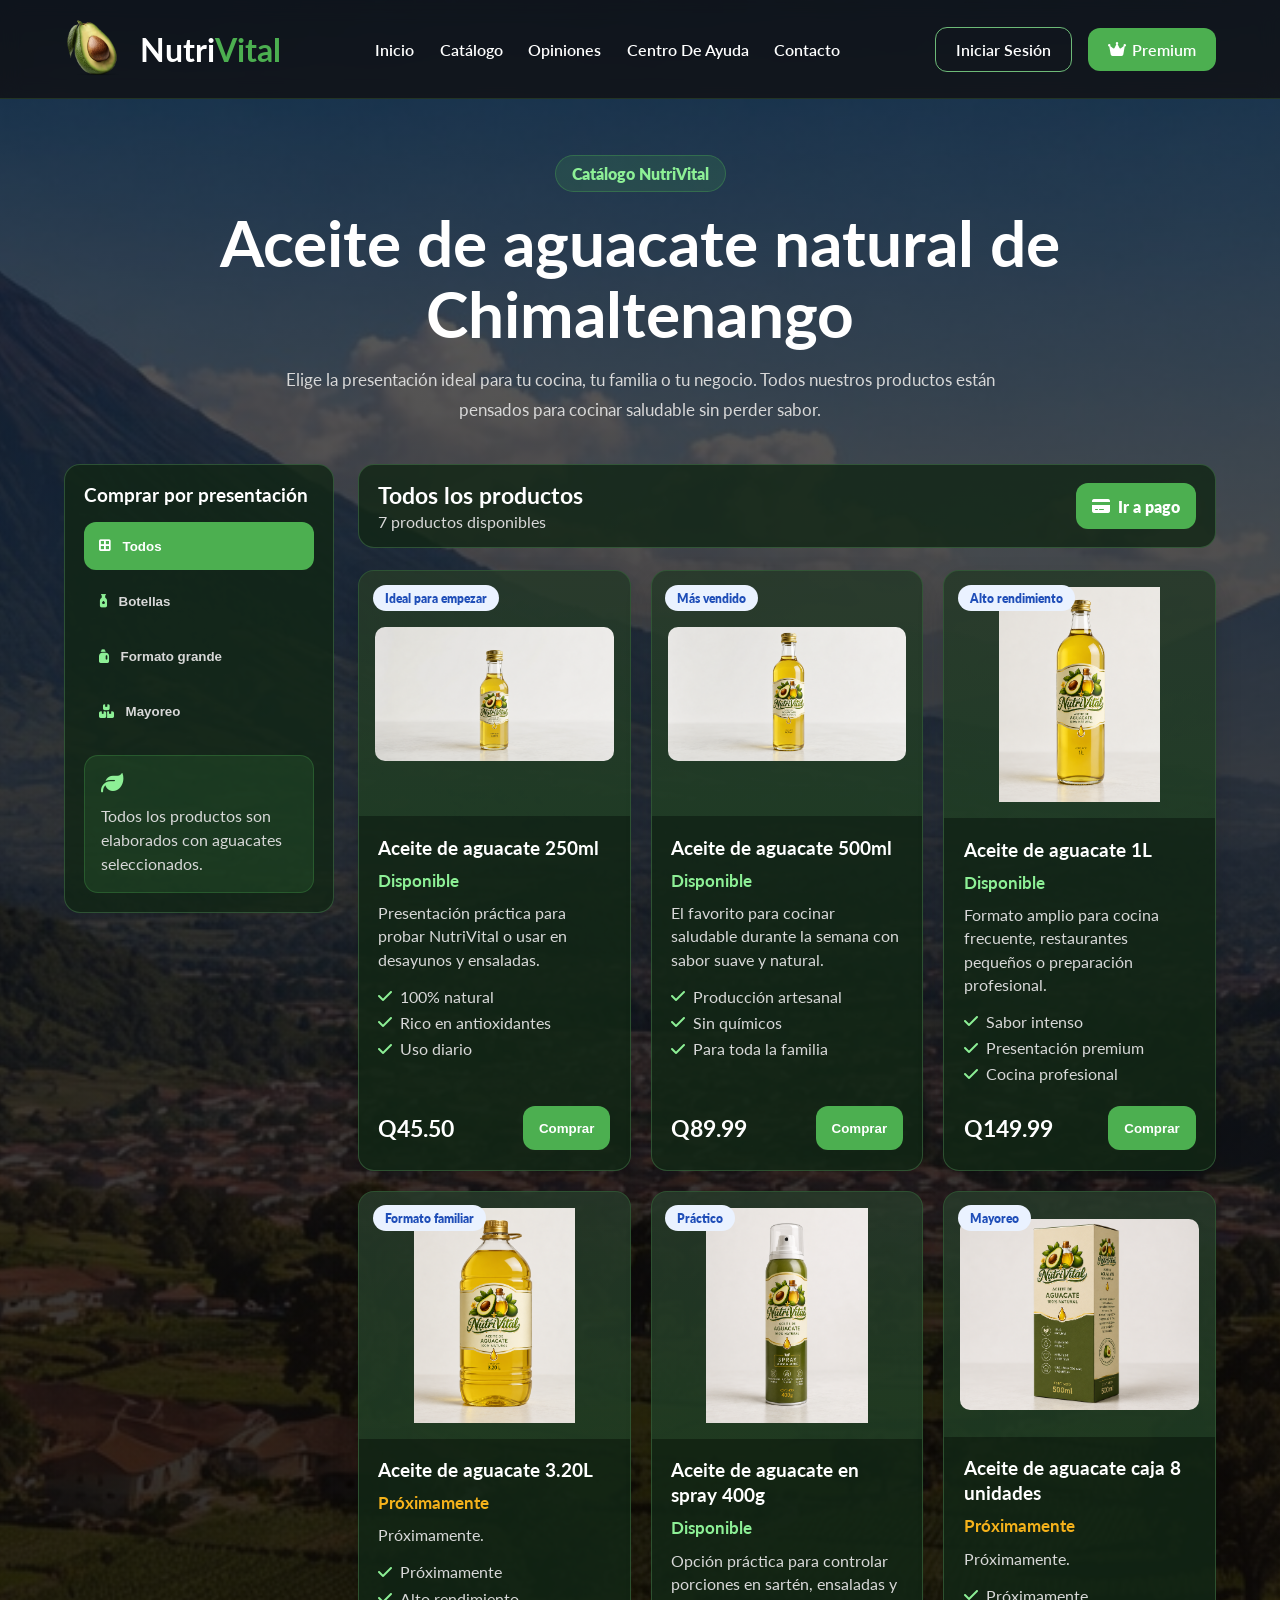
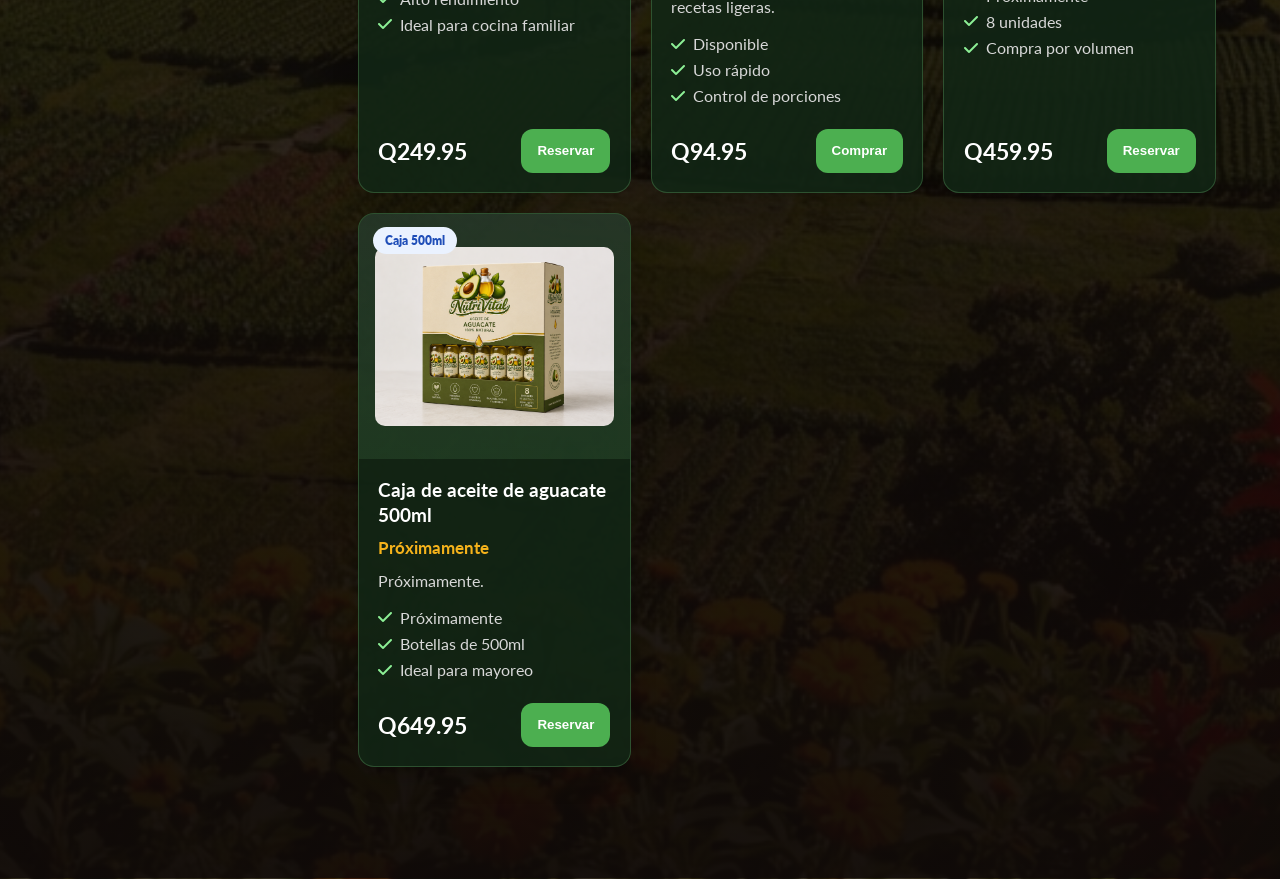
<file: catalogo.html>
<!DOCTYPE html>
<html lang="en">
<head>
    <meta charset="UTF-8">
    <meta name="viewport" content="width=device-width, initial-scale=1.0">
    <title>Catálogo - NutriVital</title>
    <link rel="stylesheet" href="style.css">
    <link rel="stylesheet"
    href="https://cdnjs.cloudflare.com/ajax/libs/font-awesome/6.5.1/css/all.min.css">
</head>
<body>

<header class="catalogo_header">

    <!-- NAVBAR -->
    <nav class="help_navbar">
        <button class="mobile_menu_btn" type="button" aria-label="Abrir menú">
            <i class="fa-solid fa-bars"></i>
        </button>

        <a class="help_logo nav_logo_link" href="index.html">
            <img src="img/log.png" alt="Logo NutriVital">
            <h2>Nutri<span>Vital</span></h2>
        </a>

        <ul class="help_menu">
            <li><a href="index.html">Inicio</a></li>
            <li><a href="catalogo.html">Catálogo</a></li>
            <li><a href="reviews.html">Opiniones</a></li>
            <li><a href="contacto.html">Centro de Ayuda</a></li>
            <li><a href="contact.html">Contacto</a></li>
        </ul>

        <div class="help_actions">
            <a class="login_btn" href="login.html">Iniciar Sesión</a>
            <a class="premium_btn" href="Plan.html">
                <i class="fa-solid fa-crown"></i>
                Premium
            </a>
        </div>
    </nav>

    <!-- TITULO -->
    <section class="catalogo_section">
        <div class="catalogo_intro">
            <span>Catálogo NutriVital</span>
            <h1>Aceite de aguacate natural de Chimaltenango</h1>
            <p>Elige la presentación ideal para tu cocina, tu familia o tu negocio. Todos nuestros productos están pensados para cocinar saludable sin perder sabor.</p>
        </div>

        <div class="catalogo_shell">
            <aside class="catalogo_sidebar">
                <h3>Comprar por presentación</h3>

                <button class="catalogo_filter active" data-categoria="todos">
                    <i class="fa-solid fa-border-all"></i>
                    Todos
                </button>

                <button class="catalogo_filter" data-categoria="botellas">
                    <i class="fa-solid fa-bottle-droplet"></i>
                    Botellas
                </button>

                <button class="catalogo_filter" data-categoria="formato-grande">
                    <i class="fa-solid fa-jug-detergent"></i>
                    Formato grande
                </button>

                <button class="catalogo_filter" data-categoria="mayoreo">
                    <i class="fa-solid fa-boxes-stacked"></i>
                    Mayoreo
                </button>

                <div class="catalogo_tip">
                    <i class="fa-solid fa-leaf"></i>
                    <p>Todos los productos son elaborados con aguacates seleccionados.</p>
                </div>
            </aside>

            <div class="catalogo_content">
                <div class="catalogo_toolbar">
                    <div>
                        <h2 id="catalogoTitulo">Todos los productos</h2>
                        <p id="catalogoContador">Productos disponibles</p>
                    </div>

                    <a href="pago.html" class="catalogo_checkout">
                        <i class="fa-solid fa-credit-card"></i>
                        Ir a pago
                    </a>
                </div>

                <!-- PRODUCTOS -->
                <div class="catalogo_container" id="catalogoProductos"></div>
            </div>
        </div>
    </section>

</header>
<script src="nav.js"></script>
<script src="catalogo.js"></script>
</body>
</html>
</file>
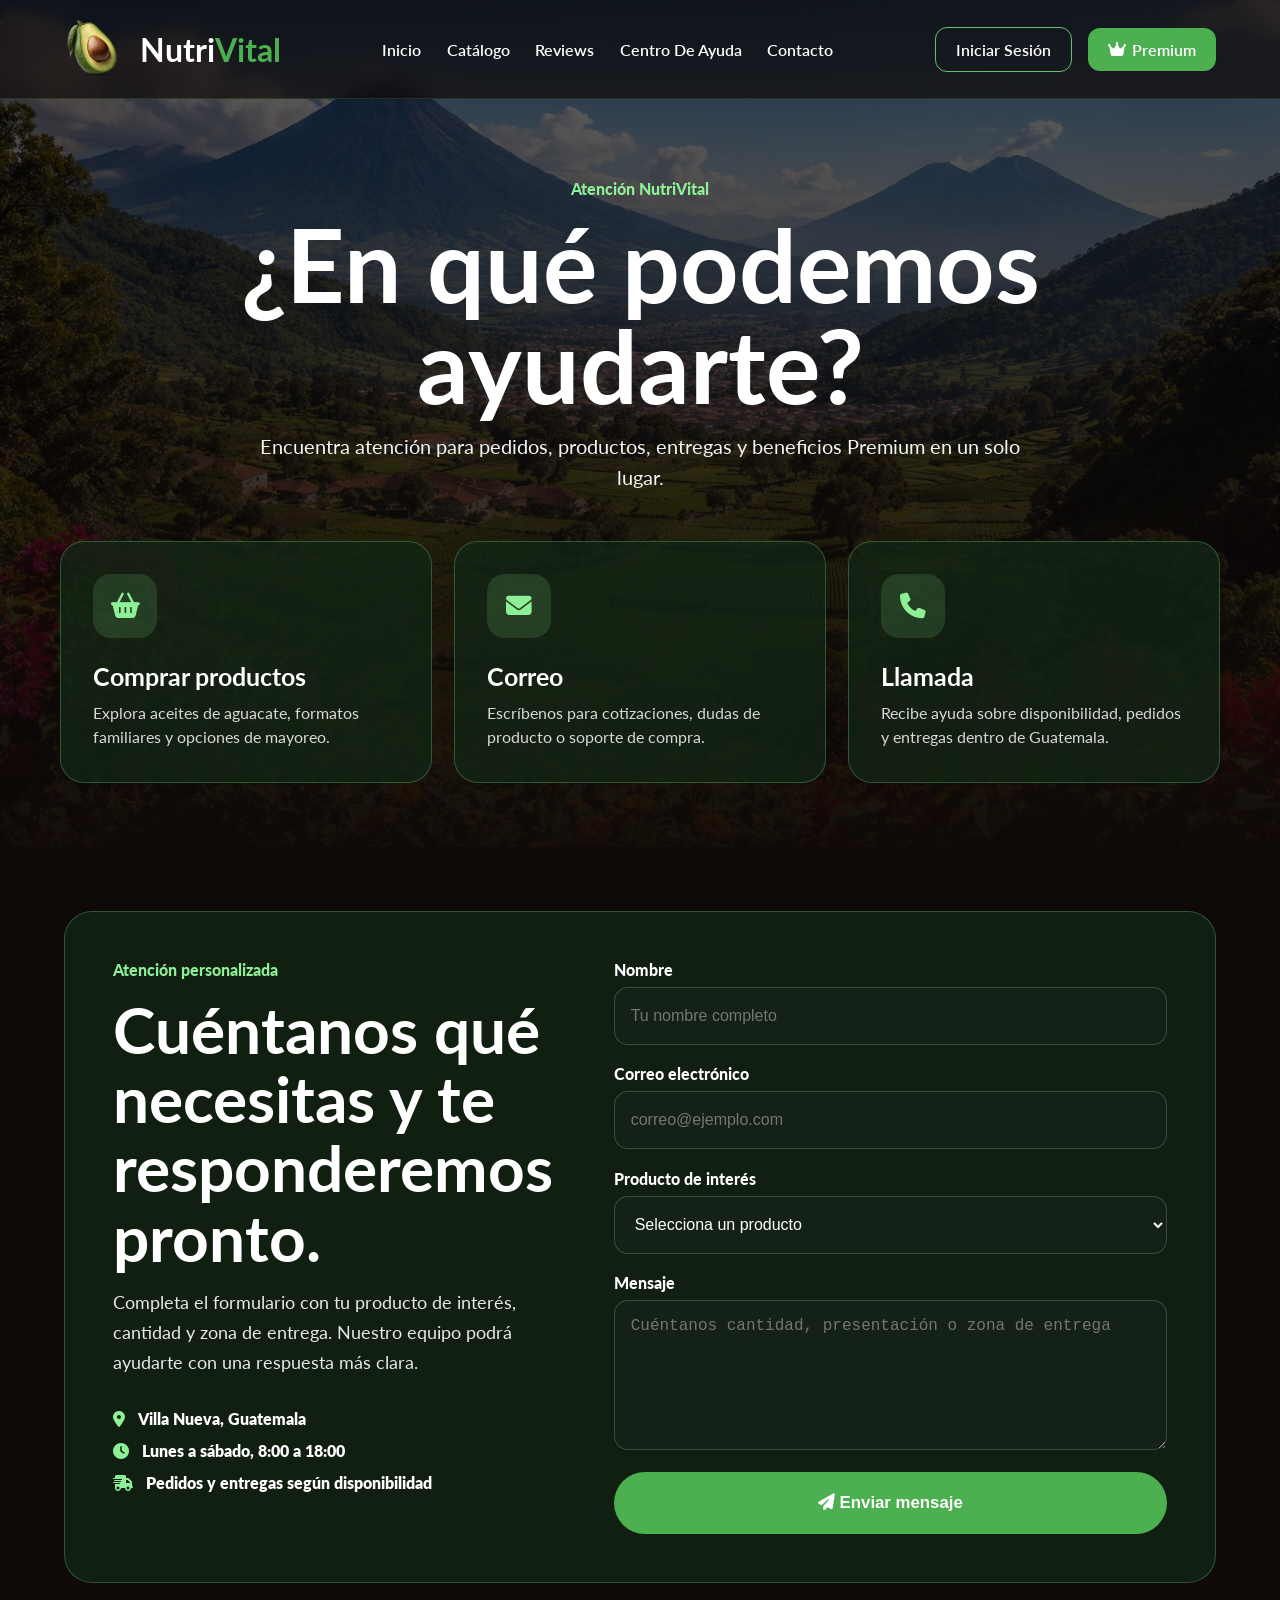
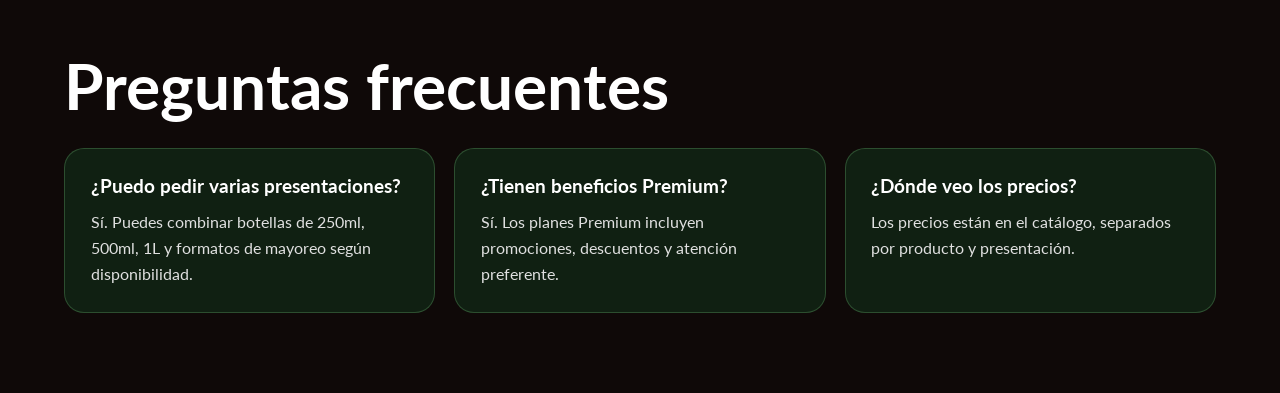
<file: contact.html>
<!DOCTYPE html>
<html lang="es">
<head>
    <meta charset="UTF-8">
    <meta name="viewport" content="width=device-width, initial-scale=1.0">
    <title>Contacto - NutriVital</title>
    <link rel="stylesheet" href="style.css">
    <link rel="stylesheet" href="https://cdnjs.cloudflare.com/ajax/libs/font-awesome/6.5.1/css/all.min.css">
</head>

<body>

<header class="contact_page_header">

    <nav class="help_navbar">
        <button class="mobile_menu_btn" type="button" aria-label="Abrir menú">
            <i class="fa-solid fa-bars"></i>
        </button>

        <a class="help_logo nav_logo_link" href="index.html">
            <img src="img/log.png" alt="Logo NutriVital">
            <h2>Nutri<span>Vital</span></h2>
        </a>

        <ul class="help_menu">
            <li><a href="index.html">Inicio</a></li>
            <li><a href="catalogo.html">Catálogo</a></li>
            <li><a href="reviews.html">Reviews</a></li>
            <li><a href="contacto.html">Centro de Ayuda</a></li>
            <li><a href="contact.html">Contacto</a></li>
        </ul>

        <div class="help_actions">
            <a class="login_btn" href="login.html">Iniciar sesión</a>
            <a class="premium_btn" href="Plan.html">
                <i class="fa-solid fa-crown"></i>
                Premium
            </a>
        </div>
    </nav>

    <section class="contact_hero">
        <span>Atención NutriVital</span>
        <h1>¿En qué podemos ayudarte?</h1>
        <p>Encuentra atención para pedidos, productos, entregas y beneficios Premium en un solo lugar.</p>
    </section>

    <section class="contact_quick_cards">
        <a class="contact_quick_card" href="catalogo.html">
            <div><i class="fa-solid fa-basket-shopping"></i></div>
            <h3>Comprar productos</h3>
            <p>Explora aceites de aguacate, formatos familiares y opciones de mayoreo.</p>
        </a>

        <a class="contact_quick_card" href="mailto:soporte@nutrivital.com">
            <div><i class="fa-solid fa-envelope"></i></div>
            <h3>Correo</h3>
            <p>Escríbenos para cotizaciones, dudas de producto o soporte de compra.</p>
        </a>

        <a class="contact_quick_card" href="tel:+50255551234">
            <div><i class="fa-solid fa-phone"></i></div>
            <h3>Llamada</h3>
            <p>Recibe ayuda sobre disponibilidad, pedidos y entregas dentro de Guatemala.</p>
        </a>
    </section>

</header>

<main class="contact_page_main">

    <section class="contact_form_panel">
        <div class="contact_form_intro">
            <span>Atención personalizada</span>
            <h2>Cuéntanos qué necesitas y te responderemos pronto.</h2>
            <p>Completa el formulario con tu producto de interés, cantidad y zona de entrega. Nuestro equipo podrá ayudarte con una respuesta más clara.</p>

            <ul>
                <li><i class="fa-solid fa-location-dot"></i> Villa Nueva, Guatemala</li>
                <li><i class="fa-solid fa-clock"></i> Lunes a sábado, 8:00 a 18:00</li>
                <li><i class="fa-solid fa-truck-fast"></i> Pedidos y entregas según disponibilidad</li>
            </ul>
        </div>

        <form class="contact_form" id="contactForm">
            <label for="contactName">Nombre</label>
            <input id="contactName" type="text" placeholder="Tu nombre completo" required>

            <label for="contactEmail">Correo electrónico</label>
            <input id="contactEmail" type="email" placeholder="correo@ejemplo.com" required>

            <label for="contactProduct">Producto de interés</label>
            <select id="contactProduct" required>
                <option value="">Selecciona un producto</option>
                <option>Aceite de aguacate 250ml</option>
                <option>Aceite de aguacate 500ml</option>
                <option>Aceite de aguacate 1L</option>
                <option>Formato grande</option>
                <option>Compra por mayoreo</option>
                <option>Planes Premium</option>
            </select>

            <label for="contactMessage">Mensaje</label>
            <textarea id="contactMessage" placeholder="Cuéntanos cantidad, presentación o zona de entrega" required></textarea>

            <button type="submit">
                <i class="fa-solid fa-paper-plane"></i>
                Enviar mensaje
            </button>
        </form>
    </section>

    <section class="contact_faq">
        <h2>Preguntas frecuentes</h2>

        <div class="contact_faq_grid">
            <article class="contact_faq_card">
                <h3>¿Puedo pedir varias presentaciones?</h3>
                <p>Sí. Puedes combinar botellas de 250ml, 500ml, 1L y formatos de mayoreo según disponibilidad.</p>
            </article>

            <article class="contact_faq_card">
                <h3>¿Tienen beneficios Premium?</h3>
                <p>Sí. Los planes Premium incluyen promociones, descuentos y atención preferente.</p>
            </article>

            <article class="contact_faq_card">
                <h3>¿Dónde veo los precios?</h3>
                <p>Los precios están en el catálogo, separados por producto y presentación.</p>
            </article>
        </div>
    </section>

</main>

<script src="nav.js"></script>
<script src="contacto.js"></script>
</body>
</html>
</file>
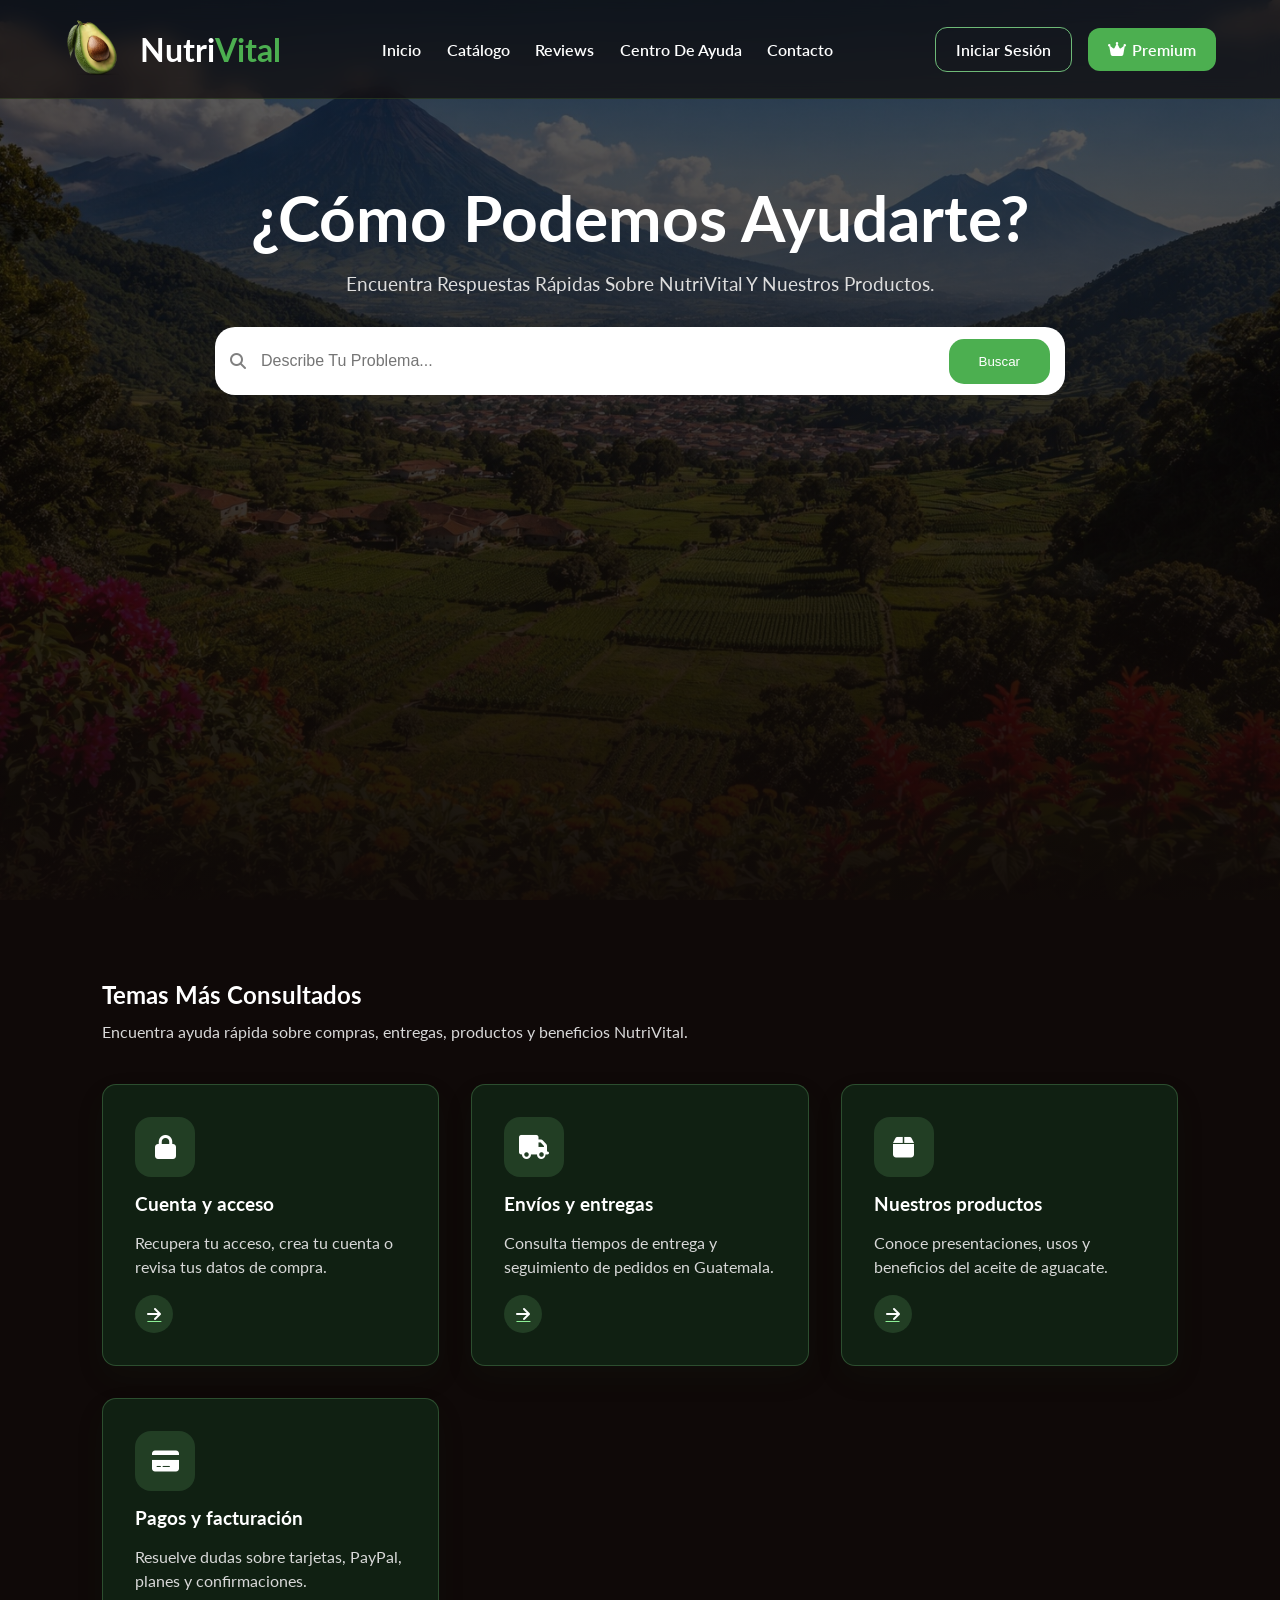
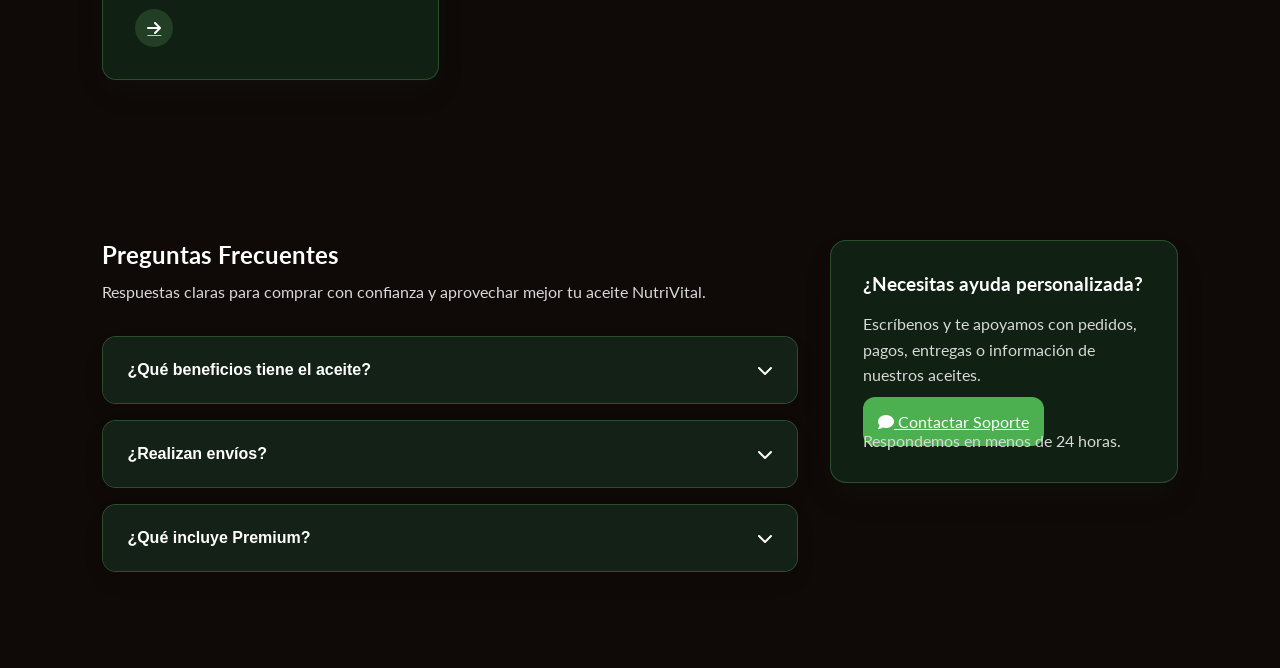
<file: contacto.html>
<!DOCTYPE html>
<html lang="es">
<head>
    <meta charset="UTF-8">
    <meta name="viewport" content="width=device-width, initial-scale=1.0">
    <title>Centro de Ayuda - NutriVital</title>
    <link rel="stylesheet" href="style.css">
    <link rel="stylesheet" href="https://cdnjs.cloudflare.com/ajax/libs/font-awesome/6.5.1/css/all.min.css">
</head>

<body>

<header class="help_header">

    <nav class="help_navbar">
        <button class="mobile_menu_btn" type="button" aria-label="Abrir menú">
            <i class="fa-solid fa-bars"></i>
        </button>

        <a class="help_logo nav_logo_link" href="index.html">
            <img src="img/log.png" alt="Logo NutriVital">
            <h2>Nutri<span>Vital</span></h2>
        </a>

        <ul class="help_menu">
            <li><a href="index.html">Inicio</a></li>
            <li><a href="catalogo.html">Catálogo</a></li>
            <li><a href="reviews.html">Reviews</a></li>
            <li><a href="contacto.html">Centro de Ayuda</a></li>
            <li><a href="contact.html">Contacto</a></li>
        </ul>

        <div class="help_actions">
            <a class="login_btn" href="login.html">Iniciar sesión</a>
            <a class="premium_btn" href="Plan.html">
                <i class="fa-solid fa-crown"></i>
                Premium
            </a>
        </div>
    </nav>

    <section class="help_hero">
        <h1>¿Cómo podemos ayudarte?</h1>
        <p>Encuentra respuestas rápidas sobre NutriVital y nuestros productos.</p>

        <div class="help_search">
            <i class="fa-solid fa-magnifying-glass"></i>
            <input type="text" placeholder="Describe tu problema...">
            <button>Buscar</button>
        </div>
    </section>

</header>

<section class="topics_section">
    <div class="section_title">
        <h2>Temas más consultados</h2>
        <p>Encuentra ayuda rápida sobre compras, entregas, productos y beneficios NutriVital.</p>
    </div>

    <div class="topics_grid">
        <div class="topic_card">
            <div class="topic_icon">
                <i class="fa-solid fa-lock"></i>
            </div>
            <h3>Cuenta y acceso</h3>
            <p>Recupera tu acceso, crea tu cuenta o revisa tus datos de compra.</p>
            <a href="login.html"><i class="fa-solid fa-arrow-right"></i></a>
        </div>

        <div class="topic_card">
            <div class="topic_icon">
                <i class="fa-solid fa-truck"></i>
            </div>
            <h3>Envíos y entregas</h3>
            <p>Consulta tiempos de entrega y seguimiento de pedidos en Guatemala.</p>
            <a href="contact.html"><i class="fa-solid fa-arrow-right"></i></a>
        </div>

        <div class="topic_card">
            <div class="topic_icon">
                <i class="fa-solid fa-box"></i>
            </div>
            <h3>Nuestros productos</h3>
            <p>Conoce presentaciones, usos y beneficios del aceite de aguacate.</p>
            <a href="catalogo.html"><i class="fa-solid fa-arrow-right"></i></a>
        </div>

        <div class="topic_card">
            <div class="topic_icon">
                <i class="fa-solid fa-credit-card"></i>
            </div>
            <h3>Pagos y facturación</h3>
            <p>Resuelve dudas sobre tarjetas, PayPal, planes y confirmaciones.</p>
            <a href="pago.html"><i class="fa-solid fa-arrow-right"></i></a>
        </div>
    </div>
</section>

<section class="faq_section">
    <div class="faq_left">
        <h2>Preguntas frecuentes</h2>
        <p class="faq_intro">Respuestas claras para comprar con confianza y aprovechar mejor tu aceite NutriVital.</p>

        <div class="faq_item">
            <button class="faq_question">
                ¿Qué beneficios tiene el aceite?
                <i class="fa-solid fa-chevron-down"></i>
            </button>
            <div class="faq_answer">
                El aceite de aguacate es rico en grasas saludables y antioxidantes. Es ideal para cocinar, aderezar ensaladas y apoyar una alimentación más equilibrada.
            </div>
        </div>

        <div class="faq_item">
            <button class="faq_question">
                ¿Realizan envíos?
                <i class="fa-solid fa-chevron-down"></i>
            </button>
            <div class="faq_answer">
                Sí, realizamos envíos dentro de Guatemala. El tiempo puede variar según tu ubicación y la disponibilidad del producto.
            </div>
        </div>

        <div class="faq_item">
            <button class="faq_question">
                ¿Qué incluye Premium?
                <i class="fa-solid fa-chevron-down"></i>
            </button>
            <div class="faq_answer">
                Premium incluye descuentos exclusivos, acceso a beneficios especiales, compras online y promociones para clientes frecuentes.
            </div>
        </div>
    </div>

    <div class="support_box">
        <h3>¿Necesitas ayuda personalizada?</h3>
        <p>Escríbenos y te apoyamos con pedidos, pagos, entregas o información de nuestros aceites.</p>

        <a class="support_btn" href="contact.html">
            <i class="fa-solid fa-comment"></i>
            Contactar soporte
        </a>

        <span>Respondemos en menos de 24 horas.</span>
    </div>
</section>

<script src="nav.js"></script>
<script src="contacto.js"></script>
</body>
</html>
</file>
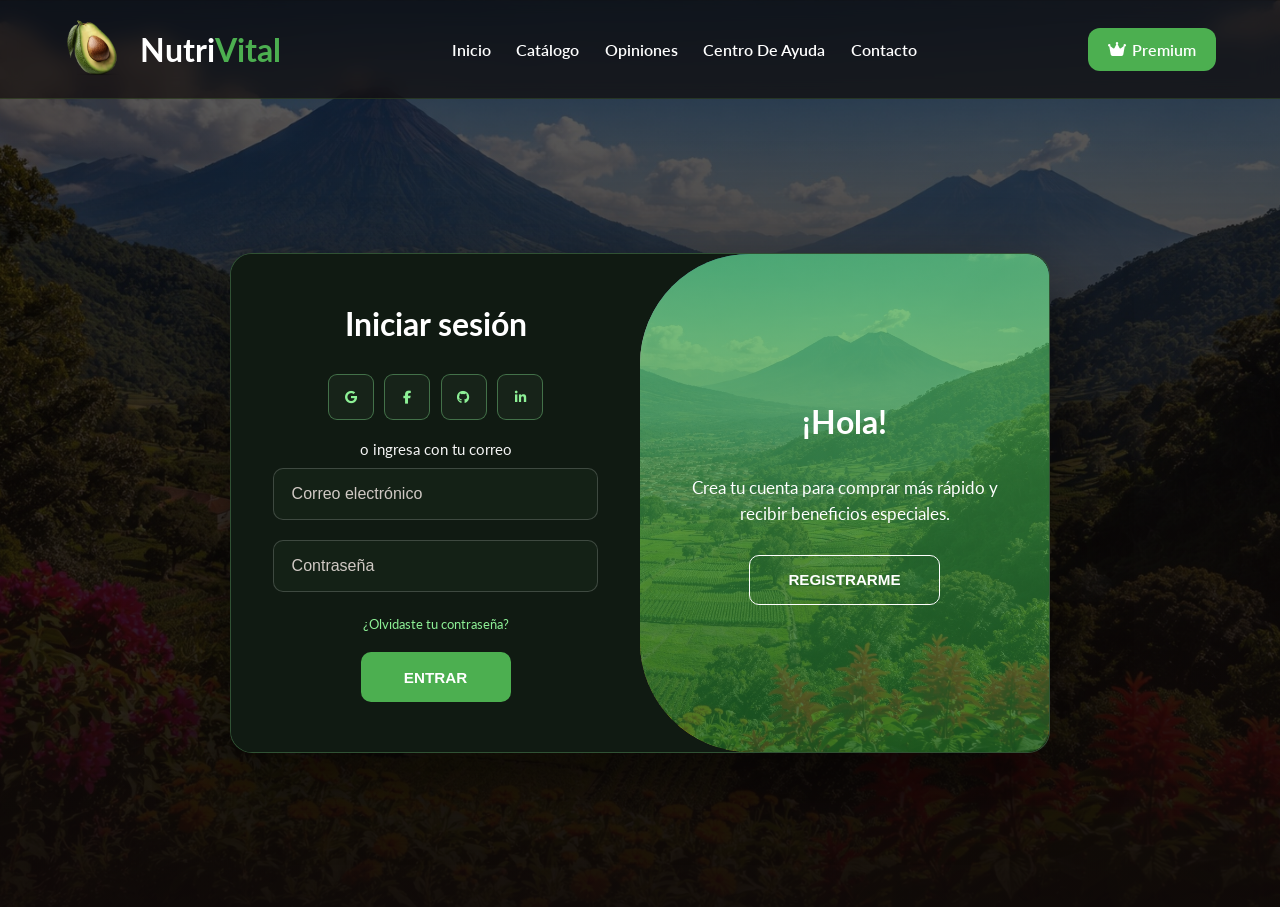
<file: login.html>
<!DOCTYPE html>
<html lang="es">
<head>
    <meta charset="UTF-8">
    <meta name="viewport" content="width=device-width, initial-scale=1.0">
    <title>Iniciar Sesión - NutriVital</title>
    <link rel="stylesheet" href="style.css">
    <link rel="stylesheet" href="https://cdnjs.cloudflare.com/ajax/libs/font-awesome/6.5.1/css/all.min.css">
</head>
<body>

<header class="auth_header">
    <nav class="help_navbar">
        <button class="mobile_menu_btn" type="button" aria-label="Abrir menú">
            <i class="fa-solid fa-bars"></i>
        </button>

        <a class="help_logo auth_logo_link" href="index.html">
            <img src="img/log.png" alt="Logo NutriVital">
            <h2>Nutri<span>Vital</span></h2>
        </a>

        <ul class="help_menu">
            <li><a href="index.html">Inicio</a></li>
            <li><a href="catalogo.html">Catálogo</a></li>
            <li><a href="reviews.html">Opiniones</a></li>
            <li><a href="contacto.html">Centro de Ayuda</a></li>
            <li><a href="contact.html">Contacto</a></li>
        </ul>

        <div class="help_actions">
            <a class="premium_btn" href="Plan.html">
                <i class="fa-solid fa-crown"></i>
                Premium
            </a>
        </div>
    </nav>

    <main class="auth_page">
        <section class="auth_panel" id="authPanel">
            <div class="auth_form_container auth_sign_up">
                <form class="auth_modern_form">
                    <h1>Crear cuenta</h1>

                    <div class="social-icons">
                        <a href="#" class="icon" aria-label="Registrarse con Google"><i class="fa-brands fa-google"></i></a>
                        <a href="#" class="icon" aria-label="Registrarse con Facebook"><i class="fa-brands fa-facebook-f"></i></a>
                        <a href="#" class="icon" aria-label="Registrarse con GitHub"><i class="fa-brands fa-github"></i></a>
                        <a href="#" class="icon" aria-label="Registrarse con LinkedIn"><i class="fa-brands fa-linkedin-in"></i></a>
                    </div>

                    <span>o usa tu correo electrónico</span>
                    <input type="text" placeholder="Nombre completo" required>
                    <input type="email" placeholder="Correo electrónico" required>
                    <input type="password" placeholder="Contraseña" required>
                    <button type="submit">Registrarme</button>
                </form>
            </div>

            <div class="auth_form_container auth_sign_in">
                <form class="auth_modern_form">
                    <h1>Iniciar sesión</h1>

                    <div class="social-icons">
                        <a href="#" class="icon" aria-label="Ingresar con Google"><i class="fa-brands fa-google"></i></a>
                        <a href="#" class="icon" aria-label="Ingresar con Facebook"><i class="fa-brands fa-facebook-f"></i></a>
                        <a href="#" class="icon" aria-label="Ingresar con GitHub"><i class="fa-brands fa-github"></i></a>
                        <a href="#" class="icon" aria-label="Ingresar con LinkedIn"><i class="fa-brands fa-linkedin-in"></i></a>
                    </div>

                    <span>o ingresa con tu correo</span>
                    <input type="email" placeholder="Correo electrónico" required>
                    <input type="password" placeholder="Contraseña" required>
                    <a href="#">¿Olvidaste tu contraseña?</a>
                    <button type="submit">Entrar</button>
                </form>
            </div>

            <div class="auth_toggle_container">
                <div class="auth_toggle">
                    <div class="auth_toggle_panel auth_toggle_left">
                        <h1>¡Bienvenido de vuelta!</h1>
                        <p>Ingresa para revisar tus pedidos, planes y beneficios de NutriVital.</p>
                        <button class="auth_hidden" id="login">Iniciar sesión</button>
                    </div>

                    <div class="auth_toggle_panel auth_toggle_right">
                        <h1>¡Hola!</h1>
                        <p>Crea tu cuenta para comprar más rápido y recibir beneficios especiales.</p>
                        <button class="auth_hidden" id="register">Registrarme</button>
                    </div>
                </div>
            </div>
        </section>
    </main>
</header>

<script src="nav.js"></script>
<script src="auth.js"></script>
</body>
</html>
</file>
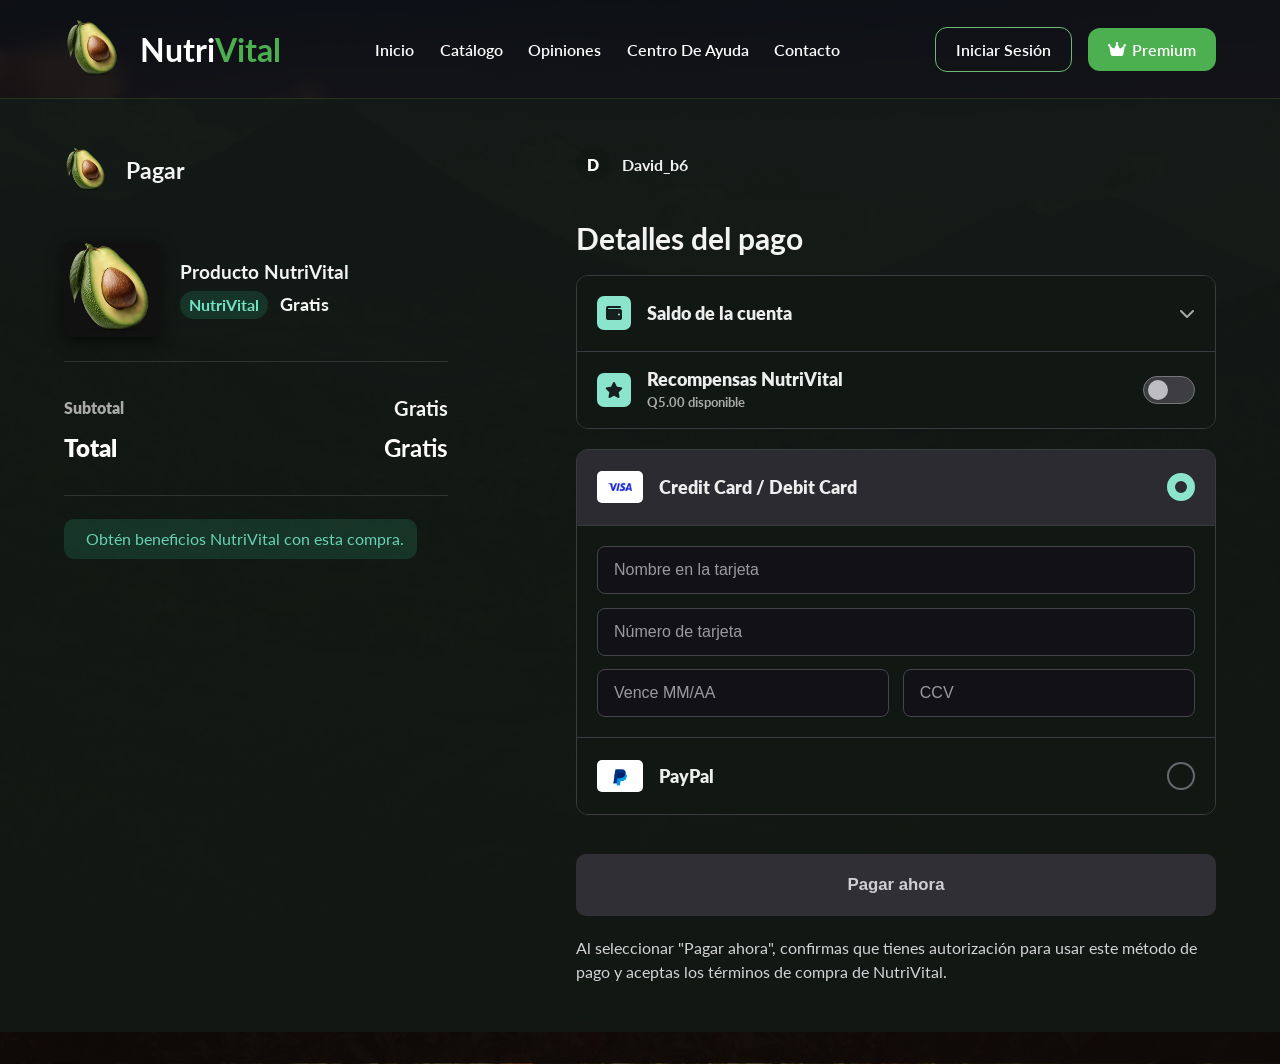
<file: pago.html>
<!DOCTYPE html>
<html lang="en">
<head>
<meta charset="UTF-8">
<meta name="viewport" content="width=device-width, initial-scale=1.0">
<title>Pago - NutriVital</title>
<link rel="stylesheet" href="style.css">
<link rel="stylesheet"
href="https://cdnjs.cloudflare.com/ajax/libs/font-awesome/6.5.1/css/all.min.css">
</head>

<body>

<header class="pago_header">

<nav class="help_navbar">
    <button class="mobile_menu_btn" type="button" aria-label="Abrir menú">
        <i class="fa-solid fa-bars"></i>
    </button>

    <a class="help_logo nav_logo_link" href="index.html">
        <img src="img/log.png" alt="Logo NutriVital">
        <h2>Nutri<span>Vital</span></h2>
    </a>

    <ul class="help_menu">
        <li><a href="index.html">Inicio</a></li>
        <li><a href="catalogo.html">Catálogo</a></li>
        <li><a href="reviews.html">Opiniones</a></li>
        <li><a href="contacto.html">Centro de Ayuda</a></li>
        <li><a href="contact.html">Contacto</a></li>
    </ul>

    <div class="help_actions">
        <a class="login_btn" href="login.html">Iniciar Sesión</a>
        <a class="premium_btn" href="Plan.html">
            <i class="fa-solid fa-crown"></i>
            Premium
        </a>
    </div>
</nav>

<section class="pago_section">

    <div class="pago_container">

        <!-- RESUMEN -->
        <aside class="resumen_pago">

            <div class="checkout_brand">
                <img src="img/log.png" alt="Logo NutriVital">
                <h2>Pagar</h2>
            </div>

            <div class="checkout_product">
                <img id="productoImagen" class="imagen_pago" alt="Producto seleccionado">

                <div>
                    <h3 id="productoNombre"></h3>
                    <div class="checkout_price_line">
                        <span class="discount_badge">NutriVital</span>
                        <strong id="productoPrecio"></strong>
                    </div>
                </div>
            </div>

            <div class="checkout_totals">
                <div>
                    <span>Subtotal</span>
                    <strong id="subtotalPrecio"></strong>
                </div>

                <div>
                    <span>Total</span>
                    <strong id="totalPrecio"></strong>
                </div>
            </div>

            <p class="reward_badge">
                <i class="fa-solid fa-sparkles"></i>
                Obtén beneficios NutriVital con esta compra.
            </p>

        </aside>

        <!-- METODOS -->
        <main class="metodos_pago">

            <div class="checkout_user">
                <span>D</span>
                <p>David_b6</p>
            </div>

            <h1>Detalles del pago</h1>

            <form id="formPago">

                <div class="payment_group">
                    <div class="payment_row account_row">
                        <div class="payment_left">
                            <i class="fa-solid fa-wallet"></i>
                            <strong>Saldo de la cuenta</strong>
                        </div>
                        <i class="fa-solid fa-chevron-down"></i>
                    </div>

                    <div class="payment_row reward_row">
                        <div class="payment_left">
                            <i class="fa-solid fa-star"></i>
                            <div>
                                <strong>Recompensas NutriVital</strong>
                                <small>Q5.00 disponible</small>
                            </div>
                        </div>
                        <span class="toggle_switch"></span>
                    </div>
                </div>

                <div class="payment_group">
                    <label class="metodo active">
                        <div class="payment_left">
                            <img src="img/visa.png" alt="Tarjeta">
                            <span>Credit Card / Debit Card</span>
                        </div>
                        <input type="radio" name="metodoPago" checked>
                    </label>

                    <div class="card_fields show">
                        <input type="text" placeholder="Nombre en la tarjeta" required>
                        <input type="text" placeholder="Número de tarjeta" inputmode="numeric" maxlength="19" required>

                        <div class="card_fields_row">
                            <input type="text" placeholder="Vence MM/AA" maxlength="5" required>
                            <input type="text" placeholder="CCV" inputmode="numeric" maxlength="4" required>
                        </div>
                    </div>

                    <label class="metodo">
                        <div class="payment_left">
                            <img src="img/paypal.png" alt="PayPal">
                            <span>PayPal</span>
                        </div>
                        <input type="radio" name="metodoPago">
                    </label>
                </div>

                <button class="checkout_pay_btn" type="submit">
                    Pagar ahora
                </button>

                <p class="checkout_terms">
                    Al seleccionar "Pagar ahora", confirmas que tienes autorización para usar este método de pago y aceptas los términos de compra de NutriVital.
                </p>

            </form>

        </main>

    </div>

</section>

</header>

<script src="nav.js"></script>
<script src="pago.js"></script>

</body>
</html>
</file>
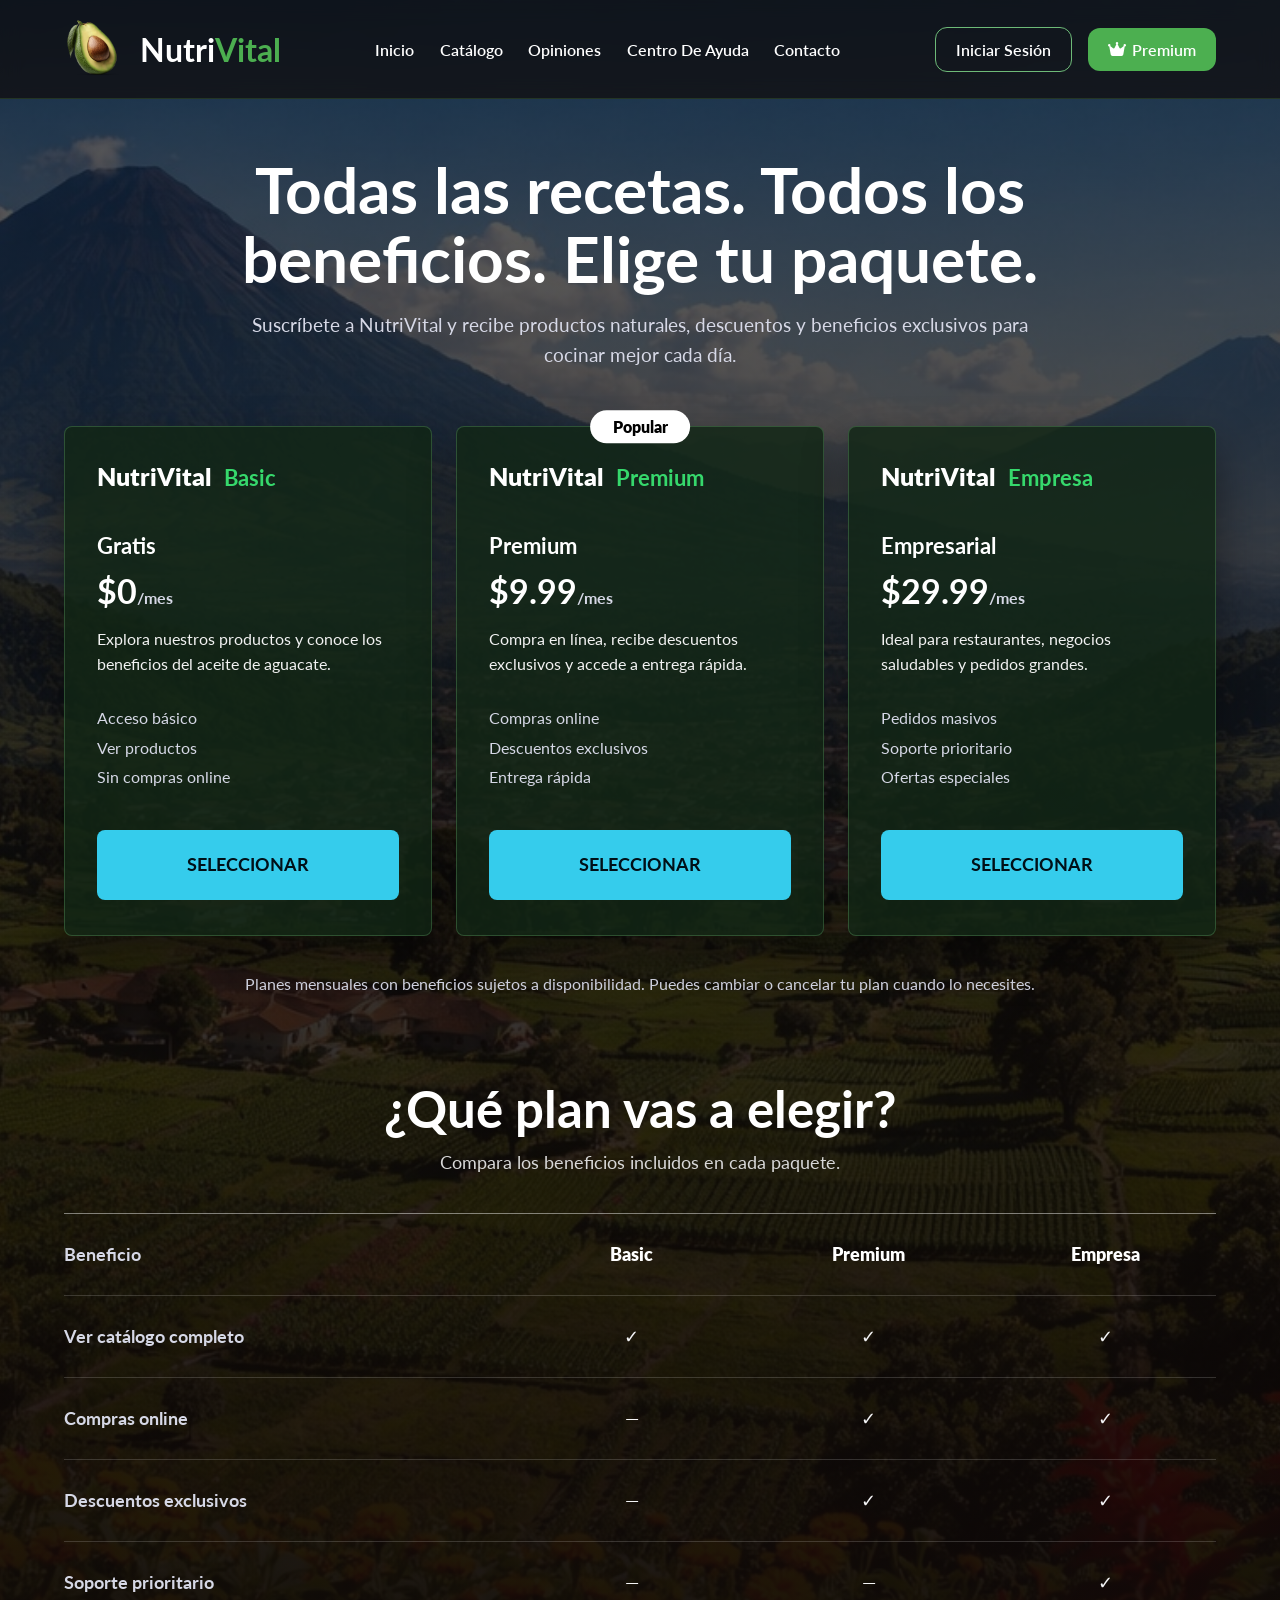
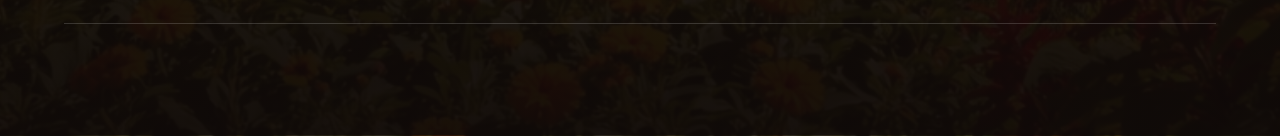
<file: Plan.html>
<!DOCTYPE html>
<html lang="en">
<head>
    <meta charset="UTF-8">
    <meta name="viewport" content="width=device-width, initial-scale=1.0">
    <title>Planes - NutriVital</title>
    <link rel="stylesheet" href="style.css">
    <link rel="stylesheet"
    href="https://cdnjs.cloudflare.com/ajax/libs/font-awesome/6.5.1/css/all.min.css">
</head>
<body>

<header class="planes_header">

    <nav class="help_navbar">
        <button class="mobile_menu_btn" type="button" aria-label="Abrir menú">
            <i class="fa-solid fa-bars"></i>
        </button>

        <a class="help_logo nav_logo_link" href="index.html">
            <img src="img/log.png" alt="Logo NutriVital">
            <h2>Nutri<span>Vital</span></h2>
        </a>

        <ul class="help_menu">
            <li><a href="index.html">Inicio</a></li>
            <li><a href="catalogo.html">Catálogo</a></li>
            <li><a href="reviews.html">Opiniones</a></li>
            <li><a href="contacto.html">Centro de Ayuda</a></li>
            <li><a href="contact.html">Contacto</a></li>
        </ul>

        <div class="help_actions">
            <a class="login_btn" href="login.html">Iniciar Sesión</a>
            <a class="premium_btn" href="Plan.html">
                <i class="fa-solid fa-crown"></i>
                Premium
            </a>
        </div>
    </nav>

    <section class="planes_section">

        <div class="planes_hero">
            <h1>Todas las recetas. Todos los beneficios. Elige tu paquete.</h1>
            <p>Suscríbete a NutriVital y recibe productos naturales, descuentos y beneficios exclusivos para cocinar mejor cada día.</p>
        </div>

        <div class="planes_container">

            <!-- PLAN GRATIS -->
            <div class="plan_card">
                <div class="plan_brand">
                    <span>NutriVital</span>
                    <strong>Basic</strong>
                </div>
                <h3>Gratis</h3>
                <h2>$0<span>/mes</span></h2>
                <p>Explora nuestros productos y conoce los beneficios del aceite de aguacate.</p>
                <ul>
                    <li>Acceso básico</li>
                    <li>Ver productos</li>
                    <li>Sin compras online</li>
                </ul>
                <a class="plan_btn" href="pago.html?producto=Plan%20Basic&precio=0&imagen=img/log.png">Seleccionar</a>
            </div>

            <!-- PLAN PRO -->
            <div class="plan_card popular">
                <div class="popular_badge">Popular</div>
                <div class="plan_brand">
                    <span>NutriVital</span>
                    <strong>Premium</strong>
                </div>
                <h3>Premium</h3>
                <h2>$9.99<span>/mes</span></h2>
                <p>Compra en línea, recibe descuentos exclusivos y accede a entrega rápida.</p>
                <ul>
                    <li>Compras online</li>
                    <li>Descuentos exclusivos</li>
                    <li>Entrega rápida</li>
                </ul>
                <a class="plan_btn" href="pago.html?producto=Plan%20Premium&precio=9.99&imagen=img/log.png">Seleccionar</a>
            </div>

            <!-- PLAN EMPRESA -->
            <div class="plan_card">
                <div class="plan_brand">
                    <span>NutriVital</span>
                    <strong>Empresa</strong>
                </div>
                <h3>Empresarial</h3>
                <h2>$29.99<span>/mes</span></h2>
                <p>Ideal para restaurantes, negocios saludables y pedidos grandes.</p>
                <ul>
                    <li>Pedidos masivos</li>
                    <li>Soporte prioritario</li>
                    <li>Ofertas especiales</li>
                </ul>
                <a class="plan_btn" href="pago.html?producto=Plan%20Empresarial&precio=29.99&imagen=img/log.png">Seleccionar</a>
            </div>

        </div>

        <p class="planes_note">Planes mensuales con beneficios sujetos a disponibilidad. Puedes cambiar o cancelar tu plan cuando lo necesites.</p>

        <div class="plans_compare">
            <h2>¿Qué plan vas a elegir?</h2>
            <p>Compara los beneficios incluidos en cada paquete.</p>

            <div class="compare_table">
                <div class="compare_row compare_head">
                    <span>Beneficio</span>
                    <span>Basic</span>
                    <span>Premium</span>
                    <span>Empresa</span>
                </div>

                <div class="compare_row">
                    <span>Ver catálogo completo</span>
                    <span>✓</span>
                    <span>✓</span>
                    <span>✓</span>
                </div>

                <div class="compare_row">
                    <span>Compras online</span>
                    <span>—</span>
                    <span>✓</span>
                    <span>✓</span>
                </div>

                <div class="compare_row">
                    <span>Descuentos exclusivos</span>
                    <span>—</span>
                    <span>✓</span>
                    <span>✓</span>
                </div>

                <div class="compare_row">
                    <span>Soporte prioritario</span>
                    <span>—</span>
                    <span>—</span>
                    <span>✓</span>
                </div>
            </div>
        </div>

    </section>

</header>

<script src="nav.js"></script>
<script src="index.js"></script>
</body>
</html>
</file>
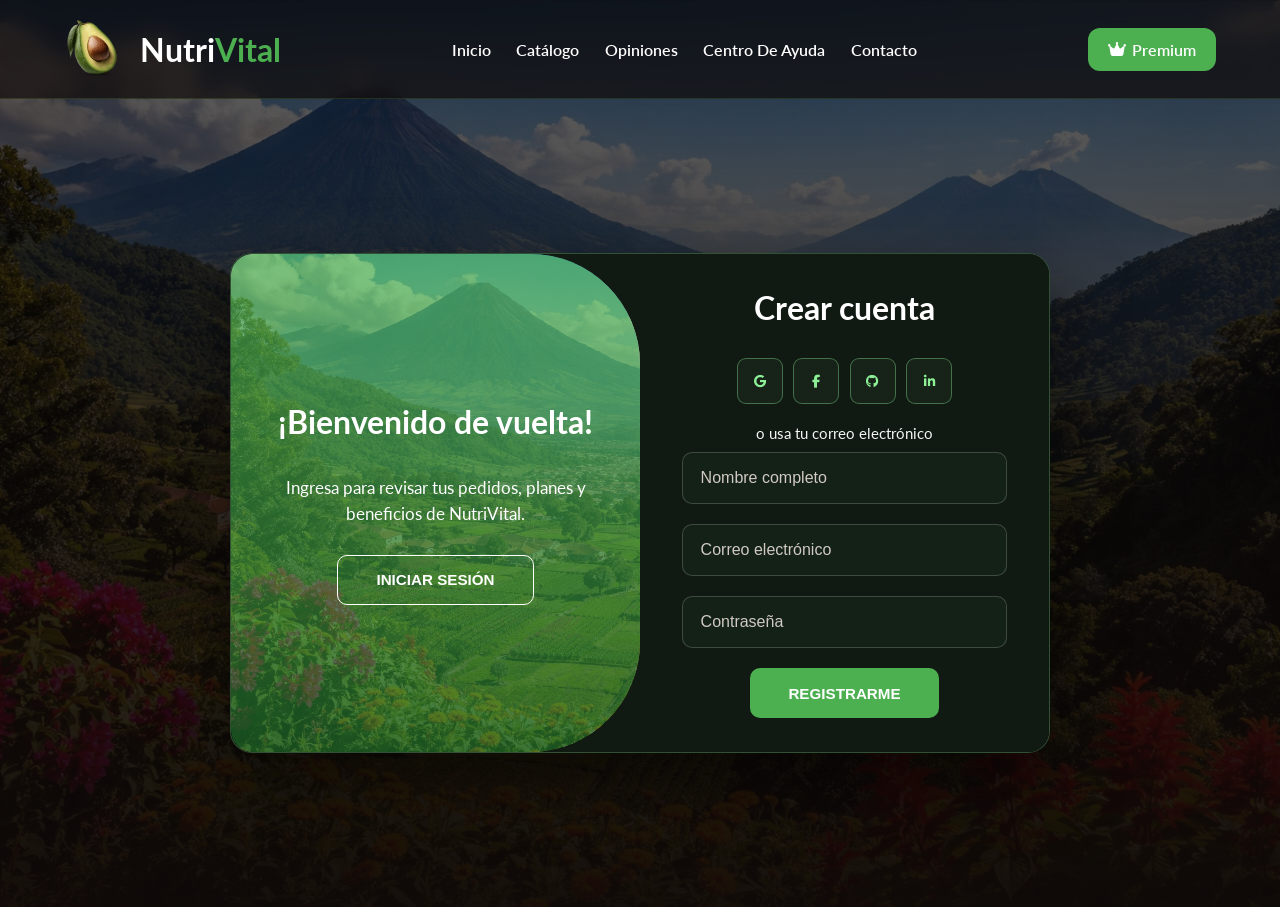
<file: register.html>
<!DOCTYPE html>
<html lang="es">
<head>
    <meta charset="UTF-8">
    <meta http-equiv="refresh" content="0; url=login.html?mode=register">
    <meta name="viewport" content="width=device-width, initial-scale=1.0">
    <title>Registro - NutriVital</title>
</head>
<body>
    <p>Redirigiendo al registro de NutriVital...</p>
</body>
</html>
</file>
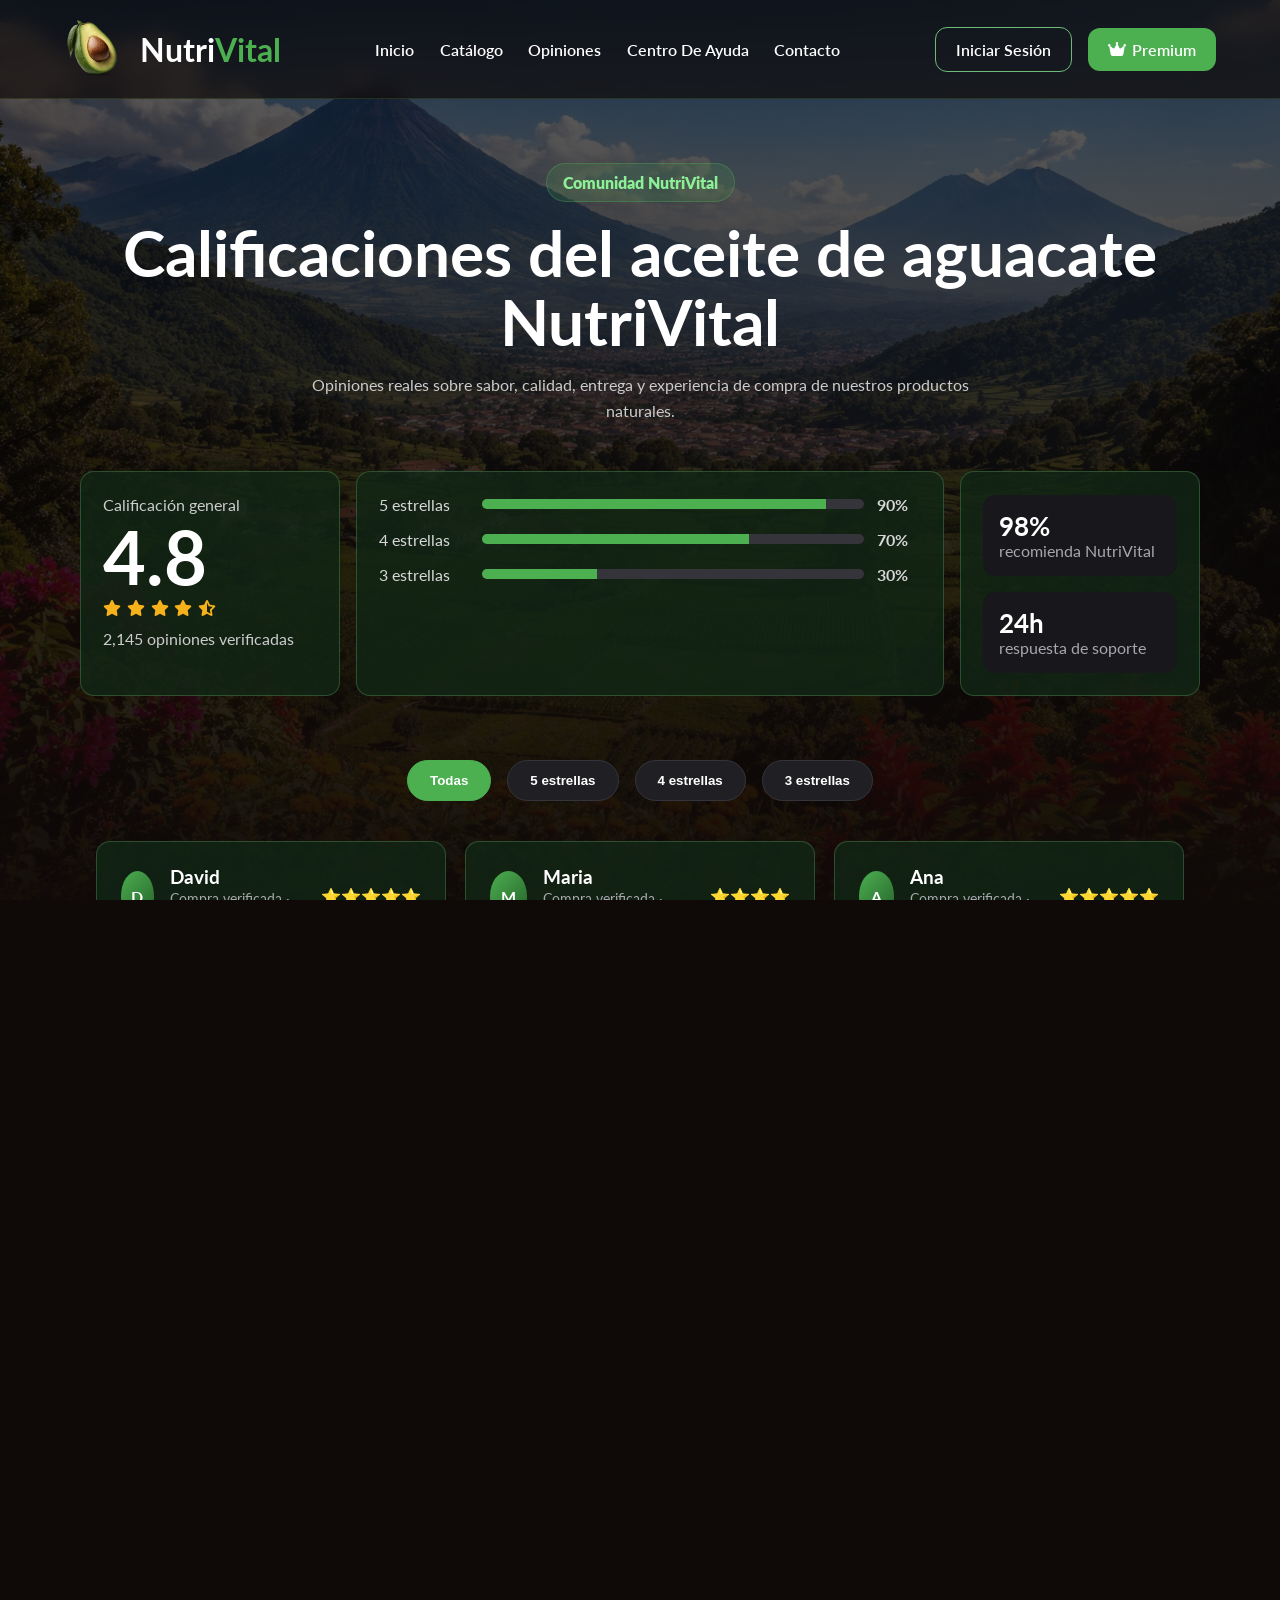
<file: reviews.html>
<!DOCTYPE html>
<html lang="en">
<head>
    <meta charset="UTF-8">
    <meta name="viewport"
    content="width=device-width, initial-scale=1.0">

    <title>Opiniones - NutriVital</title>

    <link rel="stylesheet" href="style.css">

    <link rel="stylesheet"
    href="https://cdnjs.cloudflare.com/ajax/libs/font-awesome/6.5.1/css/all.min.css">
</head>

<body>

<header class="reviews_header">

   <!-- NAVBAR -->
<nav class="help_navbar">
    <button class="mobile_menu_btn" type="button" aria-label="Abrir menú">
        <i class="fa-solid fa-bars"></i>
    </button>

    <a class="help_logo nav_logo_link" href="index.html">

        <img src="img/log.png" alt="Logo NutriVital">

        <h2>Nutri<span>Vital</span></h2>

    </a>

    <ul class="help_menu">

        <li><a href="index.html">Inicio</a></li>
        <li><a href="catalogo.html">Catálogo</a></li>
        <li><a href="reviews.html">Opiniones</a></li>
        <li><a href="contacto.html">Centro de Ayuda</a></li>
        <li><a href="contact.html">Contacto</a></li>

    </ul>

    <div class="help_actions">

        <a class="login_btn" href="login.html">
            Iniciar Sesión
        </a>

        <a class="premium_btn" href="Plan.html">

            <i class="fa-solid fa-crown"></i>

            Premium

        </a>

    </div>

</nav>

    <!-- HERO -->
    <section class="reviews_hero">

        <div class="reviews_label">Comunidad NutriVital</div>
        <h1>Calificaciones del aceite de aguacate NutriVital</h1>

        <p>
            Opiniones reales sobre sabor, calidad, entrega y experiencia de compra de nuestros productos naturales.
        </p>

        <div class="reviews_summary">
            <div class="summary_score">
                <span class="score_label">Calificación general</span>
                <h2>4.8</h2>
                <div class="stars">
                    <i class="fa-solid fa-star"></i>
                    <i class="fa-solid fa-star"></i>
                    <i class="fa-solid fa-star"></i>
                    <i class="fa-solid fa-star"></i>
                    <i class="fa-solid fa-star-half-stroke"></i>
                </div>
                <span>2,145 opiniones verificadas</span>
            </div>

            <div class="summary_bars">
                <div class="bar">
                    <span>5 estrellas</span>
                    <div class="progress"><div style="width:90%"></div></div>
                    <strong>90%</strong>
                </div>

                <div class="bar">
                    <span>4 estrellas</span>
                    <div class="progress"><div style="width:70%"></div></div>
                    <strong>70%</strong>
                </div>

                <div class="bar">
                    <span>3 estrellas</span>
                    <div class="progress"><div style="width:30%"></div></div>
                    <strong>30%</strong>
                </div>
            </div>

            <div class="review_stats">
                <div>
                    <strong>98%</strong>
                    <span>recomienda NutriVital</span>
                </div>
                <div>
                    <strong>24h</strong>
                    <span>respuesta de soporte</span>
                </div>
            </div>
        </div>

    </section>

    <!-- FILTROS -->
    <section class="filter_section">

        <button class="filter_btn active" data-rating="todas">
            Todas
        </button>

        <button class="filter_btn" data-rating="5">
            5 estrellas
        </button>

        <button class="filter_btn" data-rating="4">
            4 estrellas
        </button>

        <button class="filter_btn" data-rating="3">
            3 estrellas
        </button>

    </section>

    <!-- REVIEWS -->
    <section class="reviews_container"
    id="reviewsContainer">

        <!-- REVIEW -->
        <div class="review_card" data-rating="5">

            <div class="review_top">

                <div class="review_user">

                    <div class="avatar">
                        D
                    </div>

                <div>
                        <h3>David</h3>
                        <span>Compra verificada · Aceite 500ml</span>
                    </div>

                </div>

                <div class="review_rating">
                    ⭐⭐⭐⭐⭐
                </div>

            </div>

            <p>
                Excelente calidad. El aceite tiene un sabor natural, se siente ligero y queda perfecto para ensaladas y desayunos.
            </p>

            <div class="review_meta">
                <span><i class="fa-solid fa-circle-check"></i> Verificado</span>
                <span>Hace 2 días</span>
            </div>

        </div>

        <!-- REVIEW -->
        <div class="review_card" data-rating="4">

            <div class="review_top">

                <div class="review_user">

                    <div class="avatar">
                        M
                    </div>

                    <div>
                        <h3>Maria</h3>
                        <span>Compra verificada · Aceite 250ml</span>
                    </div>

                </div>

                <div class="review_rating">
                    ⭐⭐⭐⭐
                </div>

            </div>

            <p>
                Muy buena atención y envío rápido. Me gustó la presentación y el empaque llegó en buen estado.
            </p>

            <div class="review_meta">
                <span><i class="fa-solid fa-circle-check"></i> Verificado</span>
                <span>Hace 1 semana</span>
            </div>

        </div>

        <div class="review_card" data-rating="5">

            <div class="review_top">
                <div class="review_user">
                    <div class="avatar">A</div>
                    <div>
                        <h3>Ana</h3>
                        <span>Compra verificada · Caja 500ml</span>
                    </div>
                </div>

                <div class="review_rating">⭐⭐⭐⭐⭐</div>
            </div>

            <p>
                Lo compré para mi negocio y rinde muy bien. El sabor es limpio y la presentación se ve profesional.
            </p>

            <div class="review_meta">
                <span><i class="fa-solid fa-circle-check"></i> Verificado</span>
                <span>Hace 3 semanas</span>
            </div>

        </div>

        <div class="review_card" data-rating="3">

            <div class="review_top">
                <div class="review_user">
                    <div class="avatar">J</div>
                    <div>
                        <h3>Jorge</h3>
                        <span>Compra verificada · Aceite 1L</span>
                    </div>
                </div>

                <div class="review_rating">⭐⭐⭐</div>
            </div>

            <p>
                El producto me gustó, aunque la entrega tardó un poco más de lo esperado. La calidad sí vale la pena.
            </p>

            <div class="review_meta">
                <span><i class="fa-solid fa-circle-check"></i> Verificado</span>
                <span>Hace 1 mes</span>
            </div>

        </div>

    </section>

    <!-- AGREGAR REVIEW -->
    <section class="write_review">

        <div class="write_review_header">
            <span>Tu opinión ayuda a otros clientes</span>
            <h2>Comparte tu experiencia</h2>
            <p>Cuéntanos cómo usaste tu aceite NutriVital y qué te pareció la compra.</p>
        </div>

        <input
        type="text"
        id="nombreReview"
        placeholder="Tu nombre">

        <select id="ratingReview">

            <option value="⭐⭐⭐⭐⭐">
                ⭐⭐⭐⭐⭐
            </option>

            <option value="⭐⭐⭐⭐">
                ⭐⭐⭐⭐
            </option>

            <option value="⭐⭐⭐">
                ⭐⭐⭐
            </option>

        </select>

        <textarea
        id="textoReview"
        placeholder="Escribe tu opinión..."></textarea>

        <button
        class="btn"
        onclick="agregarReview()">

            Publicar opinión

        </button>

    </section>

</header>

<script src="nav.js"></script>
<script src="reviews.js"></script>

</body>
</html>
</file>
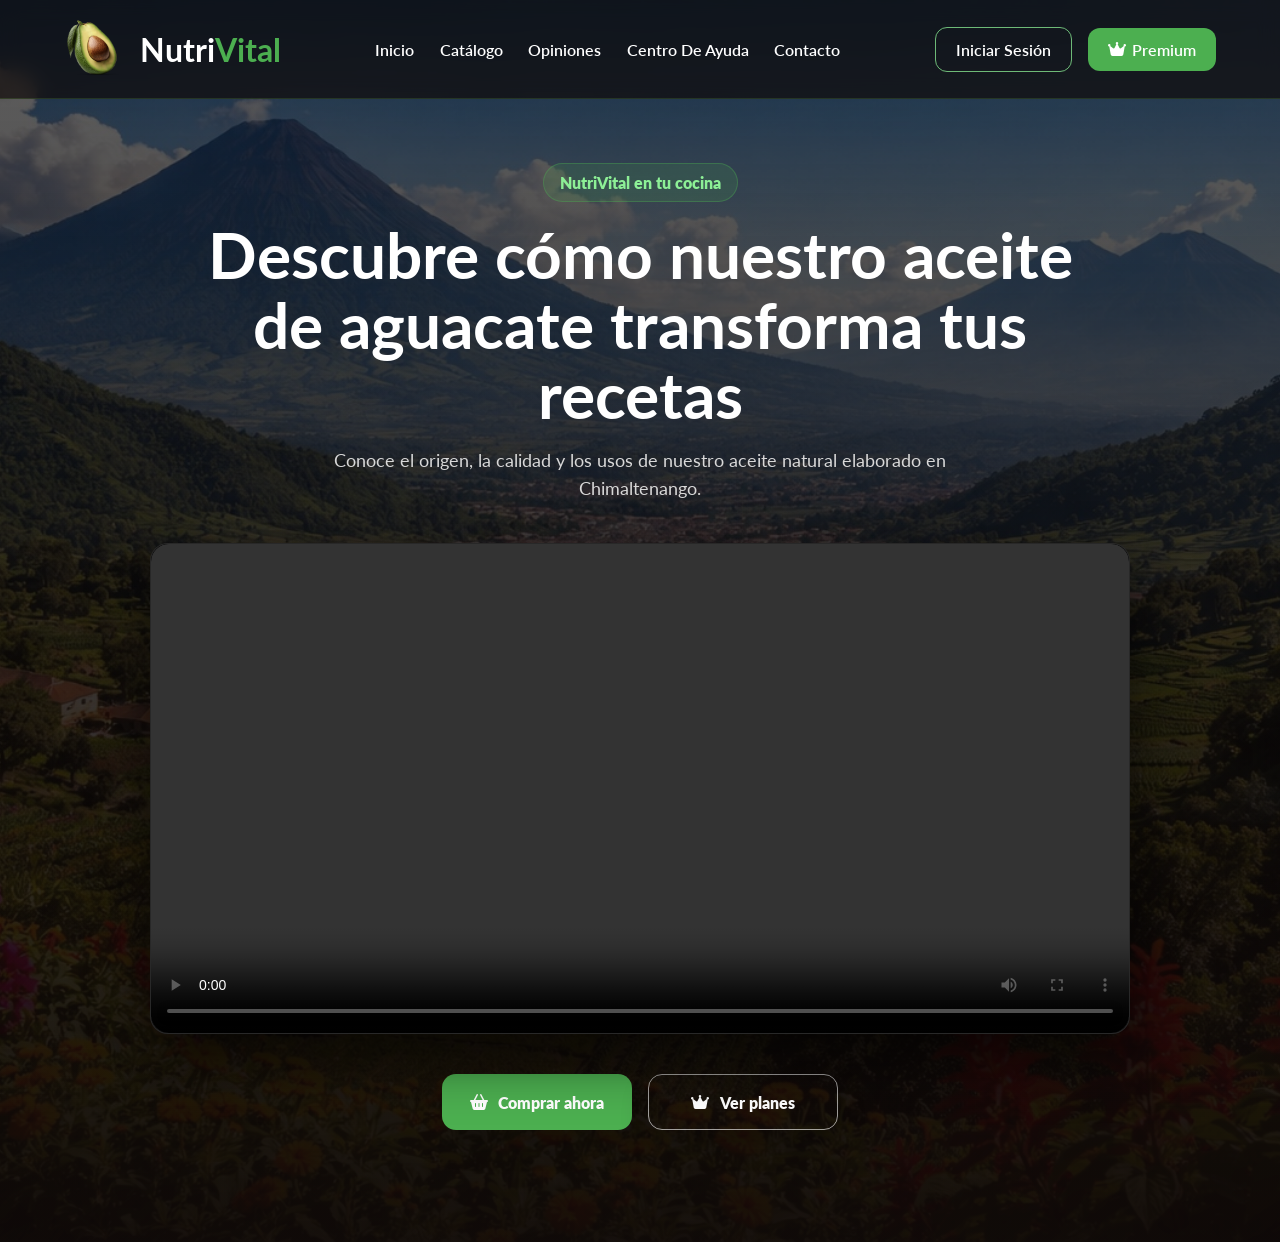
<file: video.html>
<!DOCTYPE html>
<html lang="en">
<head>
    <meta charset="UTF-8">
    <meta name="viewport" content="width=device-width, initial-scale=1.0">
    <title>Video - NutriVital</title>
    <link rel="stylesheet" href="style.css">
    <link rel="stylesheet"
    href="https://cdnjs.cloudflare.com/ajax/libs/font-awesome/6.5.1/css/all.min.css">
</head>
<body>

<header class="video_header">

    <!-- NAVBAR -->
<nav class="help_navbar">
    <button class="mobile_menu_btn" type="button" aria-label="Abrir menú">
        <i class="fa-solid fa-bars"></i>
    </button>

    <a class="help_logo nav_logo_link" href="index.html">

        <img src="img/log.png" alt="Logo NutriVital">

        <h2>Nutri<span>Vital</span></h2>

    </a>

    <ul class="help_menu">

        <li><a href="index.html">Inicio</a></li>
        <li><a href="catalogo.html">Catálogo</a></li>
        <li><a href="reviews.html">Opiniones</a></li>
        <li><a href="contacto.html">Centro de Ayuda</a></li>
        <li><a href="contact.html">Contacto</a></li>

    </ul>

    <div class="help_actions">

        <a class="login_btn" href="login.html">
            Iniciar Sesión
        </a>

        <a class="premium_btn" href="Plan.html">

            <i class="fa-solid fa-crown"></i>

            Premium

        </a>

    </div>

</nav>

    <!-- CONTENIDO -->
    <section class="video_section">

        <div class="video_intro">
            <span>NutriVital en tu cocina</span>
            <h1>Descubre cómo nuestro aceite de aguacate transforma tus recetas</h1>
            <p>Conoce el origen, la calidad y los usos de nuestro aceite natural elaborado en Chimaltenango.</p>
        </div>

        <div class="video_container">

            <video controls>
                <source src="img/video.mp4" type="video/mp4">
                Tu navegador no soporta video.
            </video>

        </div>

        <div class="video_actions">
            <a class="video_btn primary" href="catalogo.html">
                <i class="fa-solid fa-basket-shopping"></i>
                Comprar ahora
            </a>
            <a class="video_btn secondary" href="Plan.html">
                <i class="fa-solid fa-crown"></i>
                Ver planes
            </a>
        </div>

    </section>

</header>

<script src="nav.js"></script>
</body>
</html>
</file>
<file: style.css>
@import url('https://fonts.googleapis.com/css2?family=Lato:ital,wght@0,100;0,300;0,400;0,700;0,900;1,100;1,300;1,400;1,700;1,900&family=Playwrite+CU:wght@100..400&display=swap');
*{
    box-sizing: border-box;
    margin: 0%;
    padding: 0%;
    transition: all 0.5s linear;
    color: #fff;
    text-transform: capitalize;
}
body{
    background-color: #1A1110;
    font-family: "Lato", sans-serif;

}
header{
    position: relative;
    padding: 2em 0;
    background: linear-gradient(rgba(0,0,0,0.6), rgba(0,0,0,0.3)), url(img/bg.jpg);
    background-repeat: no-repeat;
    background-size: cover;
    background-position: center;
    height: 100vh;
}

#home,
.help_header,
.catalogo_header,
.planes_header,
.pago_header,
.reviews_header,
.video_header{
    padding-top: 0;
}

.btn{
    padding: 9px 15px;
    font-size: 18px;
    letter-spacing: 2px;
    cursor: pointer;
    background-color: rgb(4, 124, 8);
    border: 2px solid rgb(4, 140, 20);
    transition: all 0.5s ease-out;
}
.nav_menu{
    display: none;
}
.main{
    width: 80%;
    left: 50%;
    top: 55%;
    transform: translate(-50%,-50%);
    position: absolute;
    color: #fff;
}
.heading_1{
    font-size: 2.3em;
}
.heading{
    font-size: 3.5em;
    padding: 1.5% 0;
    font-family: "Playwrite CU", cursive;
}
.main_btn{
    display: flex;
}
.btn1:hover{
    background-color: transparent;
}
.btn2{
    background-color: #4CAF50;
    margin-left: 1%;
    align-items: center;
    display: flex;
    gap: 0.65rem;
    border: none;
    border-radius: 14px;
    padding: 13px 22px;
    box-shadow: 0 12px 24px rgba(0,0,0,0.25);
    letter-spacing: 0;
}
.btn2 i{
    width: 36px;
    height: 36px;
    font-size: 1.7em;
    margin-right: 0;
    color: #fff;
    display: inline-flex;
    align-items: center;
    justify-content: center;
    border: 2px solid rgba(255,255,255,0.65);
    border-radius: 50%;
}
.btn2:hover{
    background-color: #63c967;
    transform: translateY(-3px);
}
.btn2:hover i{
    color: #fff;
}
.btn2 a{
    color: #fff;
    text-decoration: none;
    font-weight: 800;
    text-transform: none;
}
/* __________services */
.sec{
    padding: 8% 0 3% 0;
    width: 85%;
    margin: auto;
}
.head{
    text-align: center;
}
.heading span{
    color: orangered;
}
.head .heading{
    font-family: 'lato', sans-serif;
}
.head .heading_1{
    font-family: 'playwrite CU', cursive;
    color: aliceblue;
    font-size: 1.4em;
}
.boxes{
    margin-top: 4rem;
    display: grid;
    gap: 2rem;
    grid-template-columns: repeat(3, 1fr);
}
.box{
    text-align: center;
    padding: 5% 0;
    box-shadow: rgba(0,0,0,1.35) 0 5px 15px;
    border: 2px solid transparent;
}
.box img{
    width: 150px;
}
.box p{
    max-width: 275px;
    margin-inline: auto;
    text-align: center;
    line-height: 1.75rem;
    color: #888;
}
.box h4{
    margin: 1rem;
    font-size: 1.7rem;
    font-weight: 700;
}
.box:hover{
    border: 2px solid #fff;
    cursor: pointer;
    border-radius: 10px;
}
/* __________about */
.about_heading{
    display: grid;
    grid-template-columns: 1fr 1fr;
    gap: 0 4em;
    align-items: center;
    text-align: left;
    max-width: 1120px;
    margin: auto;
}
.about .heading_1,
.about .heading{
    grid-column: 1;
}
.about .para{
    grid-column: 2;
    text-align: left;
    color: #b9b9b9;
    line-height: 1.7;
    text-transform: none;
    max-width: 560px;
    font-size: 1.05rem;
}
.about_heading .heading{
    font-size: clamp(2.1rem, 4vw, 3.2rem);
    line-height: 1.15;
    padding: 0.6rem 0 0;
}
.about_heading .heading_1{
    font-size: 1.45rem;
    margin-bottom: 0.25rem;
}
.about_box{
    display: grid;
    grid-template-columns: repeat(4,1fr);
    gap: 2em;
    margin-top: 5%;
}
.para1{
    color: #d7d7d7;
    padding-bottom: 5%;
    line-height: 1.5;
    text-transform: none;
}
.box1{
    background:
    linear-gradient(180deg, rgba(255,255,255,0.08), rgba(255,255,255,0.03));
    box-shadow: rgba(0,0,0,0.35) 0 16px 32px;
    border: 1px solid rgba(76,175,80,0.28);
    border-radius: 8px;
    overflow: hidden;
    position: relative;
}
.box1 img{
    width: 100%;
    height: 210px;
    object-fit: cover;
    display: block;
}
.box1_text{
    padding: 1.35rem;
}
.box1_text span{
    display: inline-flex;
    width: 42px;
    height: 42px;
    align-items: center;
    justify-content: center;
    background: rgba(76,175,80,0.16);
    color: #63d86d;
    border: 1px solid rgba(76,175,80,0.35);
    border-radius: 50%;
    font-weight: 800;
    margin-bottom: 1rem;
}
.box1_text h2{
    color: #fff;
    margin-bottom: 0.75rem;
    text-transform: none;
}
.box1_text .btn{
    display: inline-flex;
    text-decoration: none;
    color: #fff;
    letter-spacing: 1px;
    font-size: 1rem;
    margin-top: 0.5rem;
}
.box1_text button:hover{
    color: #000;
}
.box1:hover{
    transform: translateY(-10px);
    border-color: #4CAF50;
}
/* _______contact */
.contact{
    margin-top: 6%;
    width: 100%;
    background:
    radial-gradient(circle at 78% 45%, rgba(76,175,80,0.22), transparent 32%),
    linear-gradient(135deg, #172016, #312c2a 55%, #1A1110);
    padding: 5rem 0;
}
.contact_box{
    display: grid;
    width: 85%;
    margin: auto;
    align-items: center;
    grid-gap: 3rem;
    grid-template-columns: 1fr 1fr;
}
.left_box .heading_1{
    color: #77e083;
}
.left_box .heading{
    line-height: 1.15;
    text-transform: none;
}
.app_badge{
    display: inline-flex;
    padding: 0.55rem 1rem;
    border-radius: 999px;
    background: rgba(76,175,80,0.16);
    color: #8df096;
    border: 1px solid rgba(76,175,80,0.35);
    font-weight: 800;
    margin-bottom: 1rem;
    text-transform: none;
}
.app_text{
    color: #d9d9d9;
    max-width: 620px;
    line-height: 1.7;
    font-size: 1.05rem;
    text-transform: none;
}
.app_features{
    display: grid;
    grid-template-columns: repeat(3, minmax(120px, 1fr));
    gap: 0.8rem;
    margin: 1.6rem 0;
}
.app_features div{
    display: flex;
    align-items: center;
    gap: 0.55rem;
    background: rgba(255,255,255,0.08);
    border: 1px solid rgba(255,255,255,0.12);
    padding: 0.85rem;
    border-radius: 12px;
}
.app_features i{
    color: #77e083;
}
.app_features span{
    color: #fff;
    font-weight: 700;
    text-transform: none;
}
.app_actions{
    display: flex;
    gap: 1rem;
    flex-wrap: wrap;
}
.app_btn{
    min-height: 54px;
    padding: 0 1.4rem;
    display: inline-flex;
    align-items: center;
    justify-content: center;
    gap: 0.65rem;
    border-radius: 12px;
    text-decoration: none;
    font-weight: 800;
    text-transform: none;
}
.app_btn i{
    color: inherit;
    font-size: 1.35rem;
}
.app_btn.primary{
    background: #4CAF50;
    color: #fff;
}
.app_btn.secondary{
    border: 1px solid rgba(255,255,255,0.6);
    color: #fff;
}
.app_btn:hover{
    transform: translateY(-3px);
}
.app_btn.primary:hover{
    background: #63c967;
}
.app_btn.secondary:hover{
    background: rgba(255,255,255,0.12);
}
.right_box{
    display: flex;
    justify-content: center;
}
.app_phone_image{
    width: min(350px, 100%);
    max-height: 520px;
    object-fit: contain;
    filter: drop-shadow(0 28px 45px rgba(0,0,0,0.45));
    border-radius: 34px;
}
.app_mockup{
    width: min(360px, 100%);
    background: #f8f4eb;
    border: 12px solid #111;
    border-radius: 34px;
    padding: 1rem;
    box-shadow: 0 26px 50px rgba(0,0,0,0.45);
    text-align: center;
}
.mockup_top{
    display: flex;
    align-items: center;
    justify-content: space-between;
    margin-bottom: 1rem;
}
.mockup_top span{
    color: #2e4a27;
    font-size: 1.35rem;
    font-weight: 900;
    text-transform: none;
}
.mockup_top i{
    color: #2e4a27;
}
.mockup_hero{
    display: grid;
    grid-template-columns: 42% 1fr;
    align-items: center;
    gap: 0.9rem;
    background:
    linear-gradient(135deg, rgba(76,175,80,0.22), rgba(245,178,27,0.18)),
    #fffaf0;
    border-radius: 22px;
    padding: 1rem;
    text-align: left;
}
.mockup_hero img{
    width: 100%;
    max-height: 190px;
    object-fit: contain;
    margin: auto;
    display: block;
}
.mockup_hero h3{
    color: #2e4a27;
    font-size: 1.35rem;
    line-height: 1.1;
    margin-bottom: 0.45rem;
    text-transform: none;
}
.mockup_hero p{
    color: #6f6f6f;
    line-height: 1.35;
    text-transform: none;
}
.mockup_cards{
    display: grid;
    grid-template-columns: repeat(3, 1fr);
    gap: 0.55rem;
    margin: 0.9rem 0;
}
.mockup_cards div{
    background: #fff;
    border-radius: 16px;
    padding: 0.8rem 0.45rem;
    box-shadow: 0 8px 18px rgba(0,0,0,0.08);
}
.mockup_cards i{
    color: #4CAF50;
    display: block;
    margin-bottom: 0.45rem;
}
.mockup_cards span{
    color: #2e4a27;
    font-size: 0.85rem;
    font-weight: 800;
    text-transform: none;
}
.app_mockup a{
    display: flex;
    align-items: center;
    justify-content: center;
    min-height: 46px;
    border-radius: 999px;
    background: #f5b21b;
    color: #1A1110;
    text-decoration: none;
    font-weight: 900;
    text-transform: none;
}

/* __________footer */
.footer_container{
    display: grid;
    gap: 4rem 2rem;
    grid-template-columns: repeat(4, 1fr);
}
.footer_logo img{
    max-width: 40px;
}
.footer_logo span{
    display: flex;
    font-size: 1.8rem;
    font-weight: 800;
}
.footer_col .footer_text{
    max-width: 350px;
    color: #999;
    margin: 2rem 0;
}
.footer_socials{
    display: flex;
    align-items: center;
    gap: 1.5rem;
    list-style: none;
}
.footer_socials a{
    font-size: 1.8rem;
    text-decoration: none;
    padding: 3%;
}
.footer_socials a:hover{
    background-color: orangered;
}
.footer_col h4{
    margin-bottom: 2rem;
    font-size: 1.8rem;
    font-weight: 600;
}
.footer_links{
    display: grid;
    gap: 1rem;
    list-style: none;
}
.footer_links a{
    text-decoration: none;
    color: #999;
}
.footer_links a:hover{
    color: orangered;
}
.footer_bar{
    padding: 1rem;
    font-size: 1rem;
    text-align: center;
}
/* __________Scroll-up */
.top{
    background-color: orangered;
    font-size: 40px;
    padding: 0.5rem;
    position: fixed;
    border-radius: 10%;
    right: 5%;
    cursor: pointer;
    bottom: -50%;
}
.top:hover{
    transform: translateY(-.6rem);
}
.top.show{
    bottom: 8%;
}

@media only screen and (max-width:1050px){
    .about_heading{
        gap: 0 2em;
    }
    .about_box,.boxes{
        gap: 1em;
    }
    .box1_text .btn{
        padding: 9px;
        font-size: 15px;
    }
    .left_box .heading{
        font-size: 2.5em;
    }
}
@media only screen and (max-width:850px){
.nav_items{
    position: absolute;
    top: -1%;
    left: 0;
    width: 100%;
    padding: 5em 0em 2em 0;
    display: flex;
    align-items: center;
    text-align: center;
    flex-direction: column;
    gap: 0.9rem;
    background-color: #000;
    transition: 0.5s;
    z-index: -1;
    transform: translateY(-100%);
}
.nav_items.open{
    transform: translateY(0);
}
.item{
    flex-direction: column;
}
.nav_menu{
    display: block;
    font-size: 2em;
}
.boxes,.about_box{
    grid-template-columns: repeat(2,1fr);
}
.contact_box{
    grid-template-columns: 1fr;
}
.footer_container{
    grid-template-columns: repeat(3,1fr);
}
}
@media only screen and (max-width:660px){
.about_heading{
    grid-template-columns: 1fr;
}
.about .para{
    grid-column: 1;
}
.boxes,.about_box{
    grid-template-columns: repeat(1,1fr);
}
.footer_container{
    grid-template-columns: repeat(2,1fr);
}
.navbar {
    padding: 2rem 2rem;
}
.heading {
    font-size: 3em;
}
.heading_1 {
    font-size: 2em;
}
.app_features{
    grid-template-columns: 1fr;
}
}
@media only screen and (max-width:480px){
    .footer_container{
        grid-template-columns: repeat(1,1fr);
    }
    .btn {
        padding: 9px;
        font-size: 15px;
    }
    .main {
        width: 90%;
    }
}

/* -------- PLANES -------- */

.planes_header{
    background:
    linear-gradient(180deg, rgba(0,0,0,0.45), #040714 42%, #040714 100%),
    linear-gradient(90deg, rgba(4,7,20,0.95), rgba(4,7,20,0.4), rgba(4,7,20,0.95)),
    url(img/bg.jpg);
    background-size: cover;
    background-position: center;
    min-height: 100vh;
    height: auto;
}

.planes_section{
    text-align: center;
    padding: 3.5rem 5% 5rem;
}

.planes_hero{
    max-width: 920px;
    margin: 0 auto 3.5rem;
}

.planes_hero h1{
    font-size: clamp(2.4rem, 5vw, 4.6rem);
    line-height: 1.08;
    letter-spacing: 0;
    text-transform: none;
    color: #fff;
    margin-bottom: 1rem;
}

.planes_hero p{
    max-width: 780px;
    margin: auto;
    color: #d6d8e6;
    font-size: 1.18rem;
    line-height: 1.6;
    text-transform: none;
}

.planes_container{
    display: grid;
    grid-template-columns: repeat(3, minmax(240px, 1fr));
    gap: 1.5rem;
    width: min(1240px, 100%);
    margin: 0 auto;
}

.plan_card{
    position: relative;
    background: #03040a;
    border: 1px solid rgba(255,255,255,0.55);
    padding: 2.2rem 2rem;
    min-height: 510px;
    border-radius: 8px;
    box-shadow: 0 20px 45px rgba(0,0,0,0.45);
    display: flex;
    flex-direction: column;
    text-align: left;
}

.plan_card h3{
    font-size: 1.35rem;
    margin: 1.4rem 0 0.8rem;
    color: #fff;
    text-transform: none;
}

.plan_card h2{
    font-size: 2.1rem;
    color: #fff;
    margin-bottom: 1rem;
    text-transform: none;
}

.plan_card h2 span{
    font-size: 1rem;
    color: #d6d8e6;
    text-transform: none;
}

.plan_card p{
    color: #f2f2f2;
    line-height: 1.55;
    margin-bottom: 1.3rem;
    text-transform: none;
}

.plan_card ul{
    list-style: none;
    margin-bottom: 1.8rem;
}

.plan_card ul li{
    margin: 0.65rem 0;
    color: #d6d8e6;
    text-transform: none;
}

.plan_brand{
    display: flex;
    align-items: baseline;
    gap: 0.75rem;
    min-height: 48px;
}

.plan_brand span{
    font-size: 1.55rem;
    font-weight: 800;
    color: #fff;
    text-transform: none;
}

.plan_brand strong{
    font-size: 1.35rem;
    color: #36d86c;
    text-transform: none;
}

.popular_badge{
    position: absolute;
    left: 50%;
    top: 0;
    transform: translate(-50%, -50%);
    background: #fff;
    color: #000;
    padding: 0.45rem 1.4rem;
    border-radius: 999px;
    font-weight: 800;
    text-transform: none;
}

.plan_btn{
    margin-top: auto;
    display: flex;
    align-items: center;
    justify-content: center;
    width: 100%;
    min-height: 70px;
    border-radius: 8px;
    background: #35ccec;
    color: #001018;
    font-size: 1.1rem;
    font-weight: 700;
    text-decoration: none;
    text-transform: uppercase;
}

.plan_btn:hover{
    background: #58dcf5;
    transform: translateY(-2px);
}

.plan_card:hover{
    transform: translateY(-8px);
    border-color: #fff;
}

.popular{
    border-color: #fff;
}

.planes_note{
    max-width: 980px;
    margin: 2.2rem auto 4rem;
    color: #d6d8e6;
    line-height: 1.6;
    text-transform: none;
}

.plans_compare{
    width: min(1180px, 100%);
    margin: 0 auto;
    padding-top: 1rem;
}

.plans_compare h2{
    font-size: clamp(2rem, 4vw, 3.4rem);
    margin-bottom: 0.75rem;
    color: #fff;
    text-transform: none;
}

.plans_compare p{
    color: #d6d8e6;
    font-size: 1.15rem;
    margin-bottom: 2.5rem;
    text-transform: none;
}

.compare_table{
    border-top: 1px solid rgba(255,255,255,0.45);
}

.compare_row{
    display: grid;
    grid-template-columns: 2fr repeat(3, 1fr);
    gap: 1rem;
    align-items: center;
    border-bottom: 1px solid rgba(255,255,255,0.16);
    min-height: 82px;
    text-align: center;
}

.compare_row span{
    color: #f4f4f6;
    font-size: 1.1rem;
    text-transform: none;
}

.compare_row span:first-child{
    text-align: left;
    font-weight: 700;
    color: #d6d8e6;
}

.compare_head span{
    color: #fff;
    font-weight: 800;
}

@media(max-width:900px){
    .planes_section{
        padding: 2.5rem 1rem 4rem;
    }

    .planes_container{
        grid-template-columns: 1fr;
    }

    .plan_card{
        min-height: auto;
    }

    .compare_table{
        overflow-x: auto;
    }

    .compare_row{
        min-width: 760px;
    }
}
/* -------- AUTH (LOGIN / REGISTER) -------- */

.auth_header{
    background: linear-gradient(rgba(0,0,0,0.7), rgba(0,0,0,0.6)), url(img/bg.jpg);
    background-size: cover;
    background-position: center;
    height: 100vh;
}

.auth_container{
    display: flex;
    justify-content: center;
    align-items: center;
    height: 100%;
}

.auth_form{
    background: rgba(0,0,0,0.7);
    padding: 2rem;
    width: 320px;
    border-radius: 15px;
    box-shadow: rgba(0,0,0,0.5) 0 5px 15px;
    text-align: center;
}

.auth_form h2{
    margin-bottom: 1.5rem;
}

.auth_form input{
    width: 100%;
    padding: 10px;
    margin: 0.5rem 0;
    border: none;
    outline: none;
    border-radius: 8px;
    color: #000;
}

.auth_form p{
    margin-top: 1rem;
    font-size: 0.9rem;
}

.auth_form a{
    color: orangered;
    text-decoration: none;
}

/* -------- VIDEO PAGE -------- */

.video_header{
    background:
    linear-gradient(180deg, rgba(0,0,0,0.72), rgba(26,17,16,0.9)),
    url(img/bg.jpg);
    background-size: cover;
    background-position: center;
    min-height: 100vh;
    height: auto;
}

.video_section{
    text-align: center;
    padding: 4rem 5% 5rem;
}

.video_intro{
    max-width: 920px;
    margin: 0 auto 2rem;
}

.video_intro span{
    display: inline-flex;
    padding: 0.55rem 1rem;
    border-radius: 999px;
    background: rgba(76,175,80,0.16);
    color: #77e083;
    border: 1px solid rgba(76,175,80,0.35);
    font-weight: 800;
    margin-bottom: 1.1rem;
    text-transform: none;
}

.video_intro h1{
    font-size: clamp(2.3rem, 5vw, 4.5rem);
    line-height: 1.1;
    max-width: 920px;
    margin: auto;
    color: #fff;
    text-transform: none;
}

.video_intro p{
    color: #d8d8d8;
    max-width: 680px;
    margin: 1rem auto 0;
    line-height: 1.6;
    font-size: 1.1rem;
    text-transform: none;
}

.video_container{
    margin: 2.5rem auto;
    width: min(88%, 980px);
    border-radius: 18px;
    overflow: hidden;
    box-shadow: rgba(0,0,0,0.65) 0 24px 55px;
    border: 1px solid rgba(255,255,255,0.14);
    background: #050505;
    position: relative;
}

.video_container video{
    width: 100%;
    display: block;
    border-radius: 18px;
}

.video_actions{
    margin-top: 1.8rem;
    display: flex;
    justify-content: center;
    gap: 1rem;
    flex-wrap: wrap;
}

.video_btn{
    min-width: 190px;
    min-height: 56px;
    padding: 0 1.35rem;
    display: inline-flex;
    align-items: center;
    justify-content: center;
    gap: 0.65rem;
    border-radius: 14px;
    text-decoration: none;
    font-weight: 800;
    text-transform: none;
    box-shadow: 0 14px 26px rgba(0,0,0,0.25);
}

.video_btn i{
    color: inherit;
}

.video_btn.primary{
    background: #4CAF50;
    color: #fff;
}

.video_btn.secondary{
    background: transparent;
    border: 1px solid rgba(255,255,255,0.6);
    color: #fff;
}

.video_btn:hover{
    transform: translateY(-3px);
}

.video_btn.primary:hover{
    background: #63c967;
}

.video_btn.secondary:hover{
    background: rgba(255,255,255,0.12);
}

/* -------- CATALOGO -------- */

.catalogo_header{
    background:
    linear-gradient(180deg, rgba(0,0,0,0.72), rgba(26,17,16,0.96)),
    url(img/bg.jpg);
    background-size: cover;
    background-position: center;
    min-height: 100vh;
    height: auto;
}

.catalogo_section{
    text-align: left;
    padding: 3.5rem 5% 5rem;
}

.catalogo_intro{
    max-width: 920px;
    margin: 0 auto 2.5rem;
    text-align: center;
}

.catalogo_intro span{
    display: inline-flex;
    padding: 0.5rem 1rem;
    border-radius: 999px;
    background: rgba(76,175,80,0.16);
    color: #8df096;
    border: 1px solid rgba(76,175,80,0.35);
    font-weight: 800;
    margin-bottom: 1rem;
    text-transform: none;
}

.catalogo_intro h1{
    font-size: clamp(2.2rem, 5vw, 4rem);
    line-height: 1.1;
    color: #fff;
    margin-bottom: 1rem;
    text-transform: none;
}

.catalogo_intro p{
    max-width: 760px;
    margin: auto;
    color: #d8d8d8;
    line-height: 1.7;
    font-size: 1.08rem;
    text-transform: none;
}

.catalogo_shell{
    width: min(1240px, 100%);
    margin: auto;
    display: grid;
    grid-template-columns: 270px 1fr;
    gap: 1.5rem;
    align-items: start;
}

.catalogo_sidebar{
    background: rgba(255,255,255,0.08);
    border: 1px solid rgba(255,255,255,0.12);
    border-radius: 16px;
    padding: 1.2rem;
    position: sticky;
    top: 1rem;
}

.catalogo_sidebar h3{
    color: #fff;
    margin-bottom: 1rem;
    text-transform: none;
}

.catalogo_filter{
    width: 100%;
    min-height: 48px;
    border: none;
    border-radius: 12px;
    background: transparent;
    color: #d8d8d8;
    display: flex;
    align-items: center;
    gap: 0.75rem;
    padding: 0 0.9rem;
    cursor: pointer;
    font-weight: 800;
    text-align: left;
    margin-bottom: 0.45rem;
    text-transform: none;
}

.catalogo_filter i{
    color: #8df096;
}

.catalogo_filter.active,
.catalogo_filter:hover{
    background: #4CAF50;
    color: #fff;
}

.catalogo_filter.active i,
.catalogo_filter:hover i{
    color: #fff;
}

.catalogo_tip{
    margin-top: 1.2rem;
    padding: 1rem;
    border-radius: 14px;
    background: rgba(76,175,80,0.14);
    border: 1px solid rgba(76,175,80,0.28);
}

.catalogo_tip i{
    color: #8df096;
    font-size: 1.4rem;
    margin-bottom: 0.6rem;
}

.catalogo_tip p{
    color: #d8d8d8;
    line-height: 1.5;
    text-transform: none;
}

.catalogo_toolbar{
    display: flex;
    align-items: center;
    justify-content: space-between;
    gap: 1rem;
    margin-bottom: 1.4rem;
    padding: 1rem 1.2rem;
    background: rgba(255,255,255,0.08);
    border: 1px solid rgba(255,255,255,0.12);
    border-radius: 16px;
}

.catalogo_toolbar h2{
    color: #fff;
    font-size: 1.45rem;
    text-transform: none;
}

.catalogo_toolbar p{
    color: #b9b9b9;
    margin-top: 0.2rem;
    text-transform: none;
}

.catalogo_checkout{
    min-height: 46px;
    padding: 0 1rem;
    border-radius: 12px;
    background: #4CAF50;
    color: #fff;
    text-decoration: none;
    display: inline-flex;
    align-items: center;
    gap: 0.5rem;
    font-weight: 800;
    text-transform: none;
}

.catalogo_container{
    display: grid;
    grid-template-columns: repeat(3, minmax(230px, 1fr));
    gap: 1.25rem;
}

.producto{
    background: #ffffff;
    border: 1px solid rgba(0,0,0,0.06);
    border-radius: 16px;
    overflow: hidden;
    box-shadow: rgba(0,0,0,0.14) 0 12px 28px;
    display: flex;
    flex-direction: column;
}

.producto_img_box{
    min-height: 245px;
    background: #fff;
    display: flex;
    align-items: center;
    justify-content: center;
    position: relative;
    padding: 1rem;
}

.producto_img_box span{
    position: absolute;
    top: 0.85rem;
    left: 0.85rem;
    background: #eaf2ff;
    color: #1f4eb8;
    border-radius: 999px;
    padding: 0.35rem 0.75rem;
    font-size: 0.78rem;
    font-weight: 800;
    text-transform: none;
}

.producto_img_box img{
    width: 100%;
    max-height: 215px;
    object-fit: contain;
    border-radius: 10px;
}

.producto_info{
    padding: 1.2rem;
    display: flex;
    flex-direction: column;
    flex: 1;
}

.producto h3{
    margin-bottom: 0.55rem;
    color: #0c2a66;
    text-transform: none;
    line-height: 1.35;
}

.producto p{
    color: #5d6675;
    line-height: 1.45;
    text-transform: none;
}

.producto_estado{
    display: block;
    color: #4b9700;
    font-size: 1.05rem;
    margin-bottom: 0.65rem;
    text-transform: none;
}

.producto_estado.proximamente{
    color: #f5b21b;
}

.beneficios{
    text-align: left;
    margin: 1rem 0;
    list-style: none;
    color: #ccc;
}

.beneficios li{
    display: flex;
    align-items: center;
    gap: 0.5rem;
    margin-bottom: 0.45rem;
    color: #4f5a68;
    text-transform: none;
}

.beneficios i{
    color: #8df096;
}

.producto_footer{
    margin-top: auto;
    display: flex;
    align-items: center;
    justify-content: space-between;
    gap: 0.75rem;
}

.producto_footer .precio{
    color: #0c2a66;
    font-size: 1.45rem;
}

.comprarBtn{
    border: none;
    border-radius: 12px;
    background: #4CAF50;
    color: #fff;
    min-height: 44px;
    padding: 0 1rem;
    cursor: pointer;
    font-weight: 800;
    text-transform: none;
}

.producto:hover{
    transform: translateY(-10px);
    border-color: rgba(141,240,150,0.45);
}

.comprarBtn:hover,
.catalogo_checkout:hover{
    background: #63c967;
    transform: translateY(-2px);
}

@media(max-width:1000px){
    .catalogo_shell{
        grid-template-columns: 1fr;
    }

    .catalogo_sidebar{
        position: static;
    }

    .catalogo_container{
        grid-template-columns: repeat(2, minmax(220px, 1fr));
    }
}

@media(max-width:620px){
    .catalogo_section{
        padding: 2.5rem 1rem 4rem;
    }

    .catalogo_toolbar{
        align-items: flex-start;
        flex-direction: column;
    }

    .catalogo_container{
        grid-template-columns: 1fr;
    }

    .producto_footer{
        align-items: stretch;
        flex-direction: column;
    }
}



/* -------- PAGOS -------- */

.pago_header{
    background: #18181c;
    min-height: 100vh;
    height: auto;
}

.pago_section{
    padding: 0;
    text-align: left;
}

.pago_container{
    display: grid;
    grid-template-columns: minmax(320px, 40%) 1fr;
    min-height: calc(100vh - 91px);
    margin: 0;
    gap: 0;
}

.resumen_pago,
.metodos_pago{
    width: 100%;
    background: transparent;
    padding: 3rem 4rem;
    border-radius: 0;
}

.resumen_pago{
    background: #202024;
}

.metodos_pago{
    background: #18181c;
}

.checkout_brand{
    display: flex;
    align-items: center;
    gap: 1rem;
    margin-bottom: 3rem;
}

.checkout_brand img{
    width: 46px;
    height: 46px;
    object-fit: contain;
}

.checkout_brand h2{
    font-size: 1.45rem;
    color: #f3f3f3;
    text-transform: none;
}

.checkout_product{
    display: grid;
    grid-template-columns: 96px 1fr;
    align-items: center;
    gap: 1.25rem;
    padding-bottom: 1.5rem;
    border-bottom: 1px solid rgba(255,255,255,0.12);
}

.checkout_product h3{
    font-size: 1.2rem;
    color: #f3f3f3;
    margin-bottom: 0.5rem;
    text-transform: none;
}

.checkout_price_line{
    display: flex;
    align-items: center;
    gap: 0.75rem;
    flex-wrap: wrap;
}

.discount_badge{
    background: rgba(52, 211, 153, 0.15);
    color: #72e4c3;
    padding: 0.3rem 0.55rem;
    border-radius: 999px;
    font-weight: 700;
    text-transform: none;
}

.checkout_price_line strong{
    color: #f5f5f5;
    font-size: 1.1rem;
}

.checkout_totals{
    padding: 1.3rem 0;
    border-bottom: 1px solid rgba(255,255,255,0.12);
}

.checkout_totals div{
    display: flex;
    align-items: center;
    justify-content: space-between;
    gap: 1rem;
    margin: 0.8rem 0;
}

.checkout_totals span{
    color: #aaa;
    font-weight: 800;
    text-transform: none;
}

.checkout_totals strong{
    color: #f5f5f5;
    font-size: 1.25rem;
}

.checkout_totals div:last-child span,
.checkout_totals div:last-child strong{
    color: #fff;
    font-size: 1.5rem;
}

.reward_badge{
    display: inline-flex;
    align-items: center;
    gap: 0.5rem;
    margin-top: 1.4rem;
    padding: 0.65rem 0.85rem;
    background: rgba(52, 211, 153, 0.15);
    color: #69d2b6;
    border-radius: 10px;
    text-transform: none;
}

.reward_badge i{
    color: #7ee7c8;
}

.checkout_user{
    display: flex;
    align-items: center;
    gap: 0.75rem;
    margin-bottom: 2.4rem;
}

.checkout_user span{
    width: 34px;
    height: 34px;
    border-radius: 50%;
    background: #3a3a40;
    display: flex;
    align-items: center;
    justify-content: center;
    font-weight: 800;
}

.checkout_user p{
    color: #f3f3f3;
    font-weight: 700;
    text-transform: none;
}

.metodos_pago h1{
    color: #f3f3f3;
    font-size: 1.9rem;
    margin-bottom: 1.2rem;
    text-transform: none;
}

.payment_group{
    border: 1px solid #3b3b42;
    border-radius: 12px;
    overflow: hidden;
    margin-bottom: 1.25rem;
}

.payment_row,
.metodo{
    min-height: 76px;
    background: #242429;
    display: flex;
    align-items: center;
    justify-content: space-between;
    gap: 1rem;
    padding: 1rem 1.25rem;
    border-bottom: 1px solid #3b3b42;
}

.payment_group > :last-child{
    border-bottom: none;
}

.metodo{
    cursor: pointer;
}

.metodo img{
    width: 46px;
    height: 32px;
    object-fit: contain;
    background: #fff;
    border-radius: 5px;
    padding: 0.25rem;
}

.metodo.active{
    background: #2b2b31;
}

.card_fields{
    background: #1f1f24;
    max-height: 0;
    opacity: 0;
    overflow: hidden;
    padding: 0 1.25rem;
    border-bottom: 1px solid #3b3b42;
    transition: max-height 0.35s ease, opacity 0.35s ease, padding 0.35s ease;
}

.card_fields.show{
    max-height: 260px;
    opacity: 1;
    padding: 1.25rem;
}

.card_fields input{
    width: 100%;
    min-height: 48px;
    background: #121216;
    border: 1px solid #45454c;
    border-radius: 8px;
    color: #f4f4f4;
    padding: 0 1rem;
    margin-bottom: 0.85rem;
    font-size: 1rem;
    outline: none;
    text-transform: none;
}

.card_fields input:focus{
    border-color: #35ccec;
}

.card_fields input::placeholder{
    color: #9a9aa1;
}

.card_fields_row{
    display: grid;
    grid-template-columns: 1fr 1fr;
    gap: 0.85rem;
}

.card_fields_row input{
    margin-bottom: 0;
}

.payment_left{
    display: flex;
    align-items: center;
    gap: 1rem;
}

.payment_left strong,
.payment_left span{
    color: #ededed;
    font-size: 1.1rem;
    font-weight: 800;
    text-transform: none;
}

.payment_left small{
    display: block;
    color: #aaa;
    margin-top: 0.25rem;
    font-weight: 700;
    text-transform: none;
}

.payment_left i{
    width: 34px;
    height: 34px;
    border-radius: 7px;
    background: #8be5cc;
    color: #16201e;
    display: flex;
    align-items: center;
    justify-content: center;
}

.payment_row > i{
    color: #aaa;
}

.metodo input{
    appearance: none;
    width: 28px;
    height: 28px;
    border: 2px solid #68686f;
    border-radius: 50%;
    background: transparent;
    margin: 0;
}

.metodo input:checked{
    border: 8px solid #8be5cc;
}

.toggle_switch{
    width: 52px;
    height: 28px;
    background: #3d3d42;
    border: 1px solid #777;
    border-radius: 999px;
    position: relative;
}

.toggle_switch::before{
    content: "";
    width: 20px;
    height: 20px;
    background: #bdbdc2;
    border-radius: 50%;
    position: absolute;
    left: 4px;
    top: 3px;
}

.checkout_pay_btn{
    width: 100%;
    min-height: 62px;
    margin: 1.2rem 0;
    border: none;
    border-radius: 10px;
    background: #2f2f35;
    color: #cfcfd3;
    font-size: 1.05rem;
    font-weight: 800;
    cursor: pointer;
    text-transform: none;
}

.checkout_pay_btn:hover{
    background: #35ccec;
    color: #001018;
}

.checkout_terms{
    color: #d4d4d8;
    line-height: 1.5;
    max-width: 820px;
    text-transform: none;
}

/* Imagen producto pago */

.imagen_pago{
    width: 100%;
    aspect-ratio: 1;
    border-radius: 8px;
    margin: 0;
    object-fit: cover;
    background: #111;
    box-shadow: rgba(0,0,0,.5) 0 5px 15px;
}

@media(max-width:900px){
    .pago_container{
        grid-template-columns: 1fr;
    }

    .resumen_pago,
    .metodos_pago{
        padding: 2rem 1rem;
    }

    .checkout_product{
        grid-template-columns: 80px 1fr;
    }

    .card_fields_row{
        grid-template-columns: 1fr;
    }
}


/* RESPUESTA */

.respuesta_box{

    margin-top: 1rem;
    margin-bottom: 2rem;

    background: rgba(255,255,255,0.08);

    padding: 1rem;

    border-radius: 12px;

    display: none;
}

/* FAQ */

.faq_container{
    margin-top: 2rem;
}

.faq{

    margin-bottom: 1rem;

    background: rgba(255,255,255,0.05);

    border-radius: 10px;

    overflow: hidden;
}

.faq_question{

    width: 100%;

    background: transparent;

    color: white;

    border: none;

    padding: 1rem;

    display: flex;

    justify-content: space-between;

    align-items: center;

    font-size: 1rem;

    cursor: pointer;
}

.faq_answer{

    max-height: 0;

    overflow: hidden;

    padding: 0 1rem;

    color: #ccc;

    transition: 0.3s;
}

.faq.active .faq_answer{
    max-height: 200px;
    padding: 1rem;
}

/* -------- REVIEWS PAGE -------- */

.reviews_header{

    background:
    linear-gradient(180deg, rgba(0,0,0,0.72), #121216 42%, #121216 100%),
    url(img/bg.jpg);

    background-size: cover;
    background-position: center;

    min-height: 100vh;
}

/* HERO */

.reviews_hero{

    text-align: center;

    padding: 4rem 5% 2rem;
}

.reviews_label{
    display: inline-flex;
    padding: 0.55rem 1rem;
    border-radius: 999px;
    background: rgba(76,175,80,0.16);
    color: #8df096;
    border: 1px solid rgba(76,175,80,0.35);
    font-weight: 800;
    margin-bottom: 1rem;
    text-transform: none;
}

.reviews_hero h1{

    font-size: clamp(2.2rem, 5vw, 4.4rem);
    line-height: 1.08;
    margin-bottom: 1rem;
    text-transform: none;
}

.reviews_hero p{

    color: #ccc;
    max-width: 700px;

    margin: auto;
    line-height: 1.6;
    text-transform: none;
}

/* SUMMARY */

.reviews_summary{

    width: min(1120px, 100%);
    margin: 3rem auto 0;

    display: grid;
    grid-template-columns: 260px 1fr 240px;

    gap: 1rem;

    text-align: left;
}

.summary_score,
.summary_bars,
.review_stats{
    background: #202024;
    border: 1px solid #34343a;
    border-radius: 14px;
    padding: 1.4rem;
}

.score_label{
    color: #a7a7ad;
    text-transform: none;
}

.summary_score h2{
    font-size: 4.6rem;
    line-height: 1;
    margin: 0.4rem 0;
    color: #fff;
}

.summary_score span{
    color: #ccc;
    text-transform: none;
}

.stars{
    display: flex;
    gap: 0.35rem;
    margin-bottom: 0.8rem;
}

.stars i{
    color: #f5b21b;
}

.summary_bars{
    width: auto;
}

.bar{
    display: grid;
    grid-template-columns: 90px 1fr 44px;
    align-items: center;
    gap: 0.8rem;
    margin-bottom: 1rem;
}

.bar span,
.bar strong{
    color: #d8d8d8;
    text-transform: none;
}

.progress{

    width: 100%;
    height: 10px;

    background: #34343a;

    border-radius: 10px;

    overflow: hidden;
}

.progress div{

    height: 100%;
    background: #4CAF50;
}

.review_stats{
    display: grid;
    gap: 1rem;
}

.review_stats div{
    background: #18181c;
    border-radius: 12px;
    padding: 1rem;
}

.review_stats strong{
    display: block;
    color: #fff;
    font-size: 1.6rem;
}

.review_stats span{
    color: #a7a7ad;
    text-transform: none;
}

/* FILTROS */

.filter_section{

    display: flex;

    justify-content: center;

    gap: 1rem;

    margin: 2rem 0 1rem;

    flex-wrap: wrap;
}

.filter_btn{

    padding: 12px 22px;

    border: 1px solid #34343a;

    border-radius: 30px;

    cursor: pointer;

    background: #202024;

    color: white;
    font-weight: 800;
    text-transform: none;
}

.filter_btn.active,
.filter_btn:hover{

    background: #4CAF50;
    border-color: #4CAF50;
}

/* REVIEWS */

.reviews_container{

    display: grid;

    grid-template-columns:
    repeat(auto-fit, minmax(320px,1fr));

    gap: 1.2rem;

    width: min(1120px, 100%);
    margin: auto;
    padding: 1.5rem 1rem;
}

.review_card{

    background: #202024;

    padding: 1.5rem;

    border-radius: 14px;

    border: 1px solid #34343a;

    transition: 0.3s;
}

.review_card:hover{
    transform: translateY(-10px);
    border-color: rgba(76,175,80,0.55);
}

.review_top{

    display: flex;

    justify-content: space-between;

    align-items: center;

    margin-bottom: 1rem;
    gap: 1rem;
}

.review_user{

    display: flex;
    gap: 1rem;
    align-items: center;
}

.avatar{

    width: 50px;
    height: 50px;

    background: linear-gradient(135deg, #4CAF50, #235f28);

    border-radius: 50%;

    display: flex;

    align-items: center;
    justify-content: center;

    font-weight: bold;
}

.review_user h3{
    color: #fff;
    text-transform: none;
}

.review_user span{
    color: #a7a7ad;
    font-size: 0.9rem;
    text-transform: none;
}

.review_rating{
    white-space: nowrap;
}

.review_card p{
    color: #d8d8d8;
    line-height: 1.6;
    text-transform: none;
}

.review_meta{
    display: flex;
    justify-content: space-between;
    gap: 1rem;
    border-top: 1px solid #34343a;
    margin-top: 1.2rem;
    padding-top: 1rem;
}

.review_meta span{
    color: #a7a7ad;
    font-size: 0.9rem;
    text-transform: none;
}

.review_meta i{
    color: #8df096;
}

/* WRITE REVIEW */

.write_review{

    max-width: 760px;

    margin: auto;

    padding: 3rem 1rem 5rem;
}

.write_review_header{
    background: #202024;
    border: 1px solid #34343a;
    border-radius: 14px 14px 0 0;
    padding: 1.5rem 1.5rem 0;
}

.write_review_header span{
    color: #8df096;
    font-weight: 800;
    text-transform: none;
}

.write_review h2{
    margin: 0.45rem 0;
    color: #fff;
    text-transform: none;
}

.write_review_header p{
    color: #a7a7ad;
    padding-bottom: 1rem;
    text-transform: none;
}

.write_review input,
.write_review select,
.write_review textarea{

    width: 100%;

    padding: 1rem;

    margin-bottom: 0;

    border: 1px solid #34343a;

    border-radius: 10px;

    color: #fff;
    background: #18181c;
    outline: none;
    text-transform: none;
}

.write_review input{
    margin-top: 0;
}

.write_review > input,
.write_review > select,
.write_review > textarea{
    display: block;
    background: #18181c;
    margin: 0;
    border-left: 1px solid #34343a;
    border-right: 1px solid #34343a;
    border-top: none;
}

.write_review button{
    width: 100%;
    min-height: 54px;
    border: none;
    border-radius: 0 0 14px 14px;
    background: #4CAF50;
    color: #fff;
    font-weight: 900;
    letter-spacing: 0;
    text-transform: none;
}

.write_review button:hover{
    background: #63c967;
}

.write_review textarea{
    height: 120px;
    resize: vertical;
}

/* RESPONSIVE */

@media(max-width:768px){

    .reviews_hero h1{
        font-size: 2rem;
    }

    .reviews_summary{
        grid-template-columns: 1fr;
    }

    .bar{
        grid-template-columns: 82px 1fr 42px;
    }

    .review_top,
    .review_meta{
        align-items: flex-start;
        flex-direction: column;
    }

}

/* ===== HELP CENTER MODERNO ===== */

.help_header{

    background:
    linear-gradient(rgba(0,0,0,0.65),
    rgba(0,0,0,0.65)),
    url(img/bg.jpg);

    background-size: cover;
    background-position: center;

    min-height: 75vh;
}

/* NAVBAR */

.help_navbar{

    display: flex;

    justify-content: space-between;

    align-items: center;

    padding: 1.5rem 5%;

    background: rgba(0,0,0,0.5);

    backdrop-filter: blur(10px);
}

.help_logo{

    display: flex;

    align-items: center;

    gap: 1rem;
}

.nav_logo_link,
.auth_logo_link{
    text-decoration: none;
}

.help_logo img{
    width: 60px;
}

.help_logo h2{
    font-size: 2rem;
}

.help_logo span{
    color: #4CAF50;
}

.help_menu{

    display: flex;

    gap: 2rem;

    list-style: none;
}

.help_menu a{

    color: white;

    text-decoration: none;

    font-weight: 600;

    transition: 0.3s;
}

.help_menu a:hover{
    color: #4CAF50;
}

.help_actions{

    display: flex;
    gap: 1rem;
}

.login_btn,
.premium_btn{

    padding: 12px 20px;

    border-radius: 12px;

    border: none;

    cursor: pointer;

    font-weight: 600;

    text-decoration: none;

    display: inline-flex;

    align-items: center;

    justify-content: center;

    gap: 0.4rem;
}

.login_btn{

    background: transparent;

    border: 1px solid white;

    color: white;
}

.premium_btn{

    background: #4CAF50;

    color: white;
}

/* -------- MODERN AUTH PAGE -------- */

.auth_header{
    min-height: 100vh;
    height: auto;
    padding: 0;
    background:
    linear-gradient(rgba(0,0,0,0.72), rgba(0,0,0,0.62)),
    url(img/bg.jpg);
    background-size: cover;
    background-position: center;
}

.auth_logo_link{
    text-decoration: none;
}

.auth_page{
    min-height: calc(100vh - 110px);
    display: flex;
    align-items: center;
    justify-content: center;
    padding: 3rem 1rem;
}

.auth_panel{
    background-color: #fff;
    border-radius: 18px;
    box-shadow: 0 18px 35px rgba(0,0,0,0.45);
    position: relative;
    overflow: hidden;
    width: 820px;
    max-width: 100%;
    min-height: 500px;
}

.auth_panel *{
    color: #222;
    text-transform: none;
}

.auth_panel p{
    font-size: 14px;
    line-height: 1.5;
    letter-spacing: 0;
    margin: 18px 0;
}

.auth_panel span{
    font-size: 13px;
    color: #666;
}

.auth_panel a{
    color: #333;
    font-size: 13px;
    text-decoration: none;
    margin: 14px 0 10px;
}

.auth_panel button{
    background-color: #4CAF50;
    color: #fff;
    font-size: 12px;
    padding: 11px 38px;
    border: 1px solid transparent;
    border-radius: 8px;
    font-weight: 700;
    letter-spacing: 0;
    text-transform: uppercase;
    margin-top: 10px;
    cursor: pointer;
}

.auth_panel button.auth_hidden{
    background-color: transparent;
    border-color: #fff;
}

.auth_modern_form{
    background-color: #fff;
    display: flex;
    align-items: center;
    justify-content: center;
    flex-direction: column;
    padding: 0 42px;
    height: 100%;
    text-align: center;
}

.auth_modern_form h1{
    color: #1A1110;
    font-size: 2rem;
    margin-bottom: 0.5rem;
}

.auth_modern_form input{
    background-color: #f0f2ef;
    border: none;
    margin: 8px 0;
    padding: 12px 15px;
    font-size: 14px;
    border-radius: 8px;
    width: 100%;
    outline: none;
    color: #111;
}

.auth_form_container{
    position: absolute;
    top: 0;
    height: 100%;
    transition: all 0.6s ease-in-out;
}

.auth_sign_in{
    left: 0;
    width: 50%;
    z-index: 2;
}

.auth_panel.active .auth_sign_in{
    transform: translateX(100%);
}

.auth_sign_up{
    left: 0;
    width: 50%;
    opacity: 0;
    z-index: 1;
}

.auth_panel.active .auth_sign_up{
    transform: translateX(100%);
    opacity: 1;
    z-index: 5;
    animation: authMove 0.6s;
}

@keyframes authMove{
    0%, 49.99%{
        opacity: 0;
        z-index: 1;
    }

    50%, 100%{
        opacity: 1;
        z-index: 5;
    }
}

.social-icons{
    margin: 20px 0;
}

.social-icons a{
    border: 1px solid #d2d2d2;
    border-radius: 8px;
    display: inline-flex;
    justify-content: center;
    align-items: center;
    margin: 0 3px;
    width: 40px;
    height: 40px;
}

.social-icons i{
    color: #1A1110;
}

.auth_toggle_container{
    position: absolute;
    top: 0;
    left: 50%;
    width: 50%;
    height: 100%;
    overflow: hidden;
    transition: all 0.6s ease-in-out;
    border-radius: 120px 0 0 90px;
    z-index: 100;
}

.auth_panel.active .auth_toggle_container{
    transform: translateX(-100%);
    border-radius: 0 120px 90px 0;
}

.auth_toggle{
    background:
    linear-gradient(135deg, #4CAF50, #236f2d);
    color: #fff;
    position: relative;
    left: -100%;
    height: 100%;
    width: 200%;
    transform: translateX(0);
    transition: all 0.6s ease-in-out;
}

.auth_panel.active .auth_toggle{
    transform: translateX(50%);
}

.auth_toggle_panel{
    position: absolute;
    width: 50%;
    height: 100%;
    display: flex;
    align-items: center;
    justify-content: center;
    flex-direction: column;
    padding: 0 34px;
    text-align: center;
    top: 0;
    transform: translateX(0);
    transition: all 0.6s ease-in-out;
}

.auth_toggle_panel h1,
.auth_toggle_panel p,
.auth_toggle_panel button{
    color: #fff;
}

.auth_toggle_left{
    transform: translateX(-200%);
}

.auth_panel.active .auth_toggle_left{
    transform: translateX(0);
}

.auth_toggle_right{
    right: 0;
    transform: translateX(0);
}

.auth_panel.active .auth_toggle_right{
    transform: translateX(200%);
}

@media(max-width:760px){
    .auth_panel{
        display: flex;
        flex-direction: column;
        min-height: auto;
        overflow: visible;
        background: transparent;
        box-shadow: none;
        gap: 1rem;
    }

    .auth_form_container,
    .auth_sign_in,
    .auth_sign_up{
        position: static;
        width: 100%;
        min-height: 430px;
        opacity: 1;
        transform: none;
    }

    .auth_sign_up{
        display: none;
    }

    .auth_panel.active .auth_sign_in{
        display: none;
        transform: none;
    }

    .auth_panel.active .auth_sign_up{
        display: block;
        transform: none;
        animation: none;
    }

    .auth_modern_form{
        border-radius: 16px;
        padding: 2rem;
        box-shadow: 0 18px 35px rgba(0,0,0,0.35);
    }

    .auth_toggle_container{
        position: static;
        width: 100%;
        height: auto;
        border-radius: 16px;
        transform: none;
    }

    .auth_panel.active .auth_toggle_container{
        transform: none;
        border-radius: 16px;
    }

    .auth_toggle{
        left: 0;
        width: 100%;
        min-height: 170px;
        transform: none;
        border-radius: 16px;
    }

    .auth_panel.active .auth_toggle{
        transform: none;
    }

    .auth_toggle_panel{
        position: static;
        width: 100%;
        min-height: 170px;
        padding: 1.5rem;
    }

    .auth_toggle_left{
        display: none;
        transform: none;
    }

    .auth_panel.active .auth_toggle_left{
        display: flex;
    }

    .auth_panel.active .auth_toggle_right{
        display: none;
        transform: none;
    }
}

/* -------- AUTH CONTACT STYLE -------- */

.auth_header{
    background:
    linear-gradient(180deg, rgba(0,0,0,0.72), rgba(13,8,7,0.98)),
    url(img/bg.jpg);
    background-size: cover;
    background-position: center;
}

.auth_page{
    min-height: calc(100vh - 92px);
    padding: 2.4rem 1rem;
}

.auth_panel{
    width: min(820px, 94vw);
    min-height: 500px;
    background: #120c0a;
    border: 1px solid rgba(245,178,27,0.32);
    border-radius: 22px;
    box-shadow: 0 28px 70px rgba(0,0,0,0.55);
}

.auth_panel *{
    color: #fff;
}

.auth_modern_form{
    background: #120c0a;
    padding: 0 42px;
}

.auth_modern_form h1{
    color: #fff;
    font-size: 2rem;
    margin-bottom: 0.7rem;
}

.auth_panel span{
    color: #f5f5f5;
    font-size: 0.95rem;
}

.auth_panel a{
    color: #ffd25d;
}

.auth_modern_form input{
    min-height: 52px;
    background: #2a201d;
    border: 1px solid rgba(255,255,255,0.18);
    color: #fff;
    border-radius: 10px;
    margin: 10px 0;
    padding: 0 1.1rem;
    font-size: 1rem;
}

.auth_modern_form input::placeholder{
    color: #d0c9c4;
}

.auth_modern_form input:focus{
    border-color: #f5b21b;
}

.auth_panel button{
    min-width: 150px;
    min-height: 50px;
    background: #b94a18;
    border: none;
    border-radius: 10px;
    color: #fff;
    font-size: 0.95rem;
    font-weight: 900;
}

.auth_panel button:hover{
    background: #d65a22;
    transform: translateY(-2px);
}

.social-icons{
    display: flex;
    gap: 0.65rem;
    margin: 1.25rem 0;
}

.social-icons a{
    width: 46px;
    height: 46px;
    border: 1px solid rgba(245,178,27,0.38);
    background: #241a17;
    border-radius: 9px;
    margin: 0;
}

.social-icons i{
    color: #f5b21b;
}

.auth_toggle_container{
    border-radius: 110px 22px 22px 110px;
}

.auth_panel.active .auth_toggle_container{
    border-radius: 22px 110px 110px 22px;
}

.auth_toggle{
    background:
    linear-gradient(rgba(245,178,27,0.72), rgba(188,91,18,0.74)),
    url(img/bg.jpg);
    background-size: cover;
    background-position: center;
}

.auth_toggle_panel{
    padding: 0 2.4rem;
}

.auth_toggle_panel h1{
    color: #fff;
    font-size: 2rem;
    margin-bottom: 1rem;
    text-transform: none;
}

.auth_toggle_panel p{
    color: #fff;
    font-size: 1.05rem;
    line-height: 1.55;
    max-width: 340px;
    text-transform: none;
}

.auth_panel button.auth_hidden{
    background: transparent;
    border: 1px solid #fff;
    color: #fff;
}

.auth_panel button.auth_hidden:hover{
    background: rgba(255,255,255,0.16);
}

@media(max-width:760px){
    .auth_panel{
        width: min(480px, 94vw);
        background: transparent;
        border: none;
    }

    .auth_modern_form{
        background: #120c0a;
        border: 1px solid rgba(245,178,27,0.32);
        border-radius: 18px;
        padding: 2rem;
    }

    .auth_toggle_container,
    .auth_panel.active .auth_toggle_container{
        border-radius: 18px;
    }

    .auth_toggle{
        border-radius: 18px;
        min-height: 210px;
    }

    .auth_toggle_panel{
        min-height: 210px;
        padding: 2rem;
    }
}

/* HERO */

.help_hero{

    text-align: center;

    padding: 5rem 2rem;
}

.help_hero h1{

    font-size: 4rem;

    margin-bottom: 1rem;
}

.help_hero p{

    color: #ddd;

    font-size: 1.2rem;

    margin-bottom: 2rem;
}

/* SEARCH */

.help_search{

    max-width: 850px;

    margin: auto;

    background: white;

    display: flex;

    align-items: center;

    padding: 10px 15px;

    border-radius: 20px;

    overflow: hidden;
}

.help_search i{
    color: gray;
}

.help_search input{

    flex: 1;

    padding: 15px;

    border: none;

    outline: none;

    font-size: 1rem;
}

.help_search button{

    background: #4CAF50;

    color: white;

    border: none;

    padding: 15px 30px;

    border-radius: 15px;

    cursor: pointer;
}

/* TOPICS */

.topics_section{

    background: #f6faf5;

    padding: 5rem 8%;
}

.section_title h2{

    color: #111;

    margin-bottom: 0.6rem;
}

.section_title p{
    color: #56605a;
    max-width: 620px;
    line-height: 1.6;
    margin-bottom: 2.5rem;
    text-transform: none;
}

.topics_grid{

    display: grid;

    grid-template-columns:
    repeat(auto-fit,minmax(250px,1fr));

    gap: 2rem;
}

.topic_card{

    background:
    linear-gradient(180deg, #ffffff, #fbfffb);

    padding: 2rem;

    border-radius: 14px;

    box-shadow:
    0 12px 30px rgba(29,76,35,0.08);

    border: 1px solid rgba(76,175,80,0.12);

    transition: 0.3s;

    min-height: 250px;
}

.topic_card:hover{

    transform: translateY(-10px);
}

.topic_icon{

    width: 60px;
    height: 60px;

    background: #e8f8ea;

    border-radius: 16px;

    display: flex;

    align-items: center;
    justify-content: center;

    color: #4CAF50;

    font-size: 1.5rem;

    margin-bottom: 1rem;
}

.topic_card h3{

    color: #111;

    margin-bottom: 1rem;

    text-transform: none;
}

.topic_card p{

    color: #555;

    margin-bottom: 1rem;

    line-height: 1.5;

    text-transform: none;
}

.topic_card a{

    color: #4CAF50;

    display: inline-flex;

    align-items: center;

    justify-content: center;

    width: 38px;

    height: 38px;

    border-radius: 50%;

    background: #eef8ef;
}

/* FAQ */

.faq_section{

    background: #ffffff;

    padding: 5rem 8%;

    display: grid;

    grid-template-columns: 2fr 1fr;

    gap: 2rem;
}

.faq_left h2{

    color: #111;

    margin-bottom: 0.6rem;
}

.faq_intro{
    color: #56605a;
    max-width: 700px;
    line-height: 1.6;
    margin-bottom: 2rem;
    text-transform: none;
}

.faq_item{

    background: #fff;

    border-radius: 14px;

    margin-bottom: 1rem;

    overflow: hidden;

    border: 1px solid rgba(76,175,80,0.16);

    box-shadow: 0 10px 24px rgba(0,0,0,0.05);
}

.faq_question{

    width: 100%;

    padding: 1.5rem;

    border: none;

    background: #102014;

    display: flex;

    justify-content: space-between;

    cursor: pointer;

    font-size: 1rem;

    font-weight: 600;

    text-align: left;

    text-transform: none;
}

.faq_answer{

    max-height: 0;

    overflow: hidden;

    padding: 0 1.5rem;

    color: #555;

    transition: 0.3s;

    line-height: 1.6;

    text-transform: none;
}

.faq_item.active .faq_answer{

    max-height: 200px;

    padding: 1rem 1.5rem;
}

/* SUPPORT */

.support_box{

    background:
    linear-gradient(180deg, #eef9ef, #ffffff);

    padding: 2rem;

    border-radius: 16px;

    height: fit-content;

    border: 1px solid rgba(76,175,80,0.16);

    box-shadow: 0 15px 30px rgba(29,76,35,0.08);
}

.support_box h3{

    color: #111;

    margin-bottom: 1rem;

    text-transform: none;
}

.support_box p{

    color: #555;

    margin-bottom: 1.5rem;

    line-height: 1.6;

    text-transform: none;
}

.support_btn{

    width: 100%;

    background: #4CAF50;

    color: white;

    border: none;

    padding: 15px;

    border-radius: 12px;

    cursor: pointer;

    margin-bottom: 1rem;
}

.support_box span{
    color: #56605a;
    text-transform: none;
}

/* RESPONSIVE */

@media(max-width:900px){

    .faq_section{
        grid-template-columns: 1fr;
    }

    .help_menu{
        display: none;
    }

    .help_hero h1{
        font-size: 2.5rem;
    }

}

/* ===== CONTACTO NUTRIVITAL ===== */

.contact_page_header{
    min-height: 92vh;
    height: auto;
    padding: 0 0 4rem;
    background:
    linear-gradient(180deg, rgba(0,0,0,0.70), rgba(13,8,7,0.98)),
    url(img/bg.jpg);
    background-size: cover;
    background-position: center;
}

.contact_hero{
    width: min(1040px, 92%);
    margin: auto;
    padding: 5rem 0 3rem;
    text-align: center;
}

.contact_hero span,
.contact_form_intro span{
    color: #f5b21b;
    font-weight: 900;
    text-transform: none;
}

.contact_hero h1{
    max-width: 880px;
    margin: 1rem auto;
    color: #fff;
    font-size: clamp(3rem, 8vw, 6.4rem);
    line-height: 0.98;
    text-transform: none;
}

.contact_hero p{
    max-width: 760px;
    margin: auto;
    color: #f4f4f4;
    font-size: 1.25rem;
    line-height: 1.55;
    text-transform: none;
}

.contact_quick_cards{
    width: min(1160px, 92%);
    margin: 0 auto;
    display: grid;
    grid-template-columns: repeat(3, 1fr);
    gap: 1.4rem;
}

.contact_quick_card{
    min-height: 220px;
    padding: 2rem;
    background: rgba(42,22,18,0.78);
    border: 1px solid rgba(245,178,27,0.28);
    border-radius: 24px;
    text-decoration: none;
    display: flex;
    flex-direction: column;
    justify-content: flex-end;
}

.contact_quick_card div{
    width: 64px;
    height: 64px;
    border-radius: 18px;
    background: rgba(245,178,27,0.16);
    display: flex;
    align-items: center;
    justify-content: center;
    margin-bottom: 1.5rem;
}

.contact_quick_card i{
    color: #f5b21b;
    font-size: 1.6rem;
}

.contact_quick_card h3{
    color: #fff;
    font-size: 1.55rem;
    margin-bottom: 0.6rem;
    text-transform: none;
}

.contact_quick_card p{
    color: #d8d8d8;
    line-height: 1.55;
    text-transform: none;
}

.contact_quick_card:hover{
    transform: translateY(-8px);
    border-color: #f5b21b;
}

.contact_page_main{
    background: #0f0908;
    padding: 4rem 5% 5rem;
}

.contact_form_panel{
    width: min(1160px, 100%);
    margin: auto;
    padding: 3rem;
    display: grid;
    grid-template-columns: 0.9fr 1.1fr;
    gap: 3rem;
    background: rgba(42,22,18,0.68);
    border: 1px solid rgba(245,178,27,0.26);
    border-radius: 28px;
}

.contact_form_intro h2{
    color: #fff;
    font-size: clamp(2.4rem, 5vw, 4.4rem);
    line-height: 1.08;
    margin: 1rem 0;
    text-transform: none;
}

.contact_form_intro p{
    color: #e8e8e8;
    line-height: 1.7;
    font-size: 1.1rem;
    text-transform: none;
}

.contact_form_intro ul{
    list-style: none;
    margin-top: 2rem;
}

.contact_form_intro li{
    display: flex;
    align-items: center;
    gap: 0.8rem;
    color: #fff;
    font-weight: 800;
    margin-bottom: 0.8rem;
    text-transform: none;
}

.contact_form_intro i{
    color: #f5b21b;
}

.contact_form label{
    display: block;
    color: #fff;
    font-weight: 900;
    margin-bottom: 0.5rem;
    text-transform: none;
}

.contact_form input,
.contact_form select,
.contact_form textarea{
    width: 100%;
    min-height: 58px;
    margin-bottom: 1.2rem;
    padding: 0 1rem;
    border: 1px solid rgba(255,255,255,0.18);
    border-radius: 14px;
    background: #2a201d;
    color: #fff;
    font-size: 1rem;
    outline: none;
    text-transform: none;
}

.contact_form textarea{
    min-height: 150px;
    padding-top: 1rem;
    resize: vertical;
}

.contact_form input:focus,
.contact_form select:focus,
.contact_form textarea:focus{
    border-color: #f5b21b;
}

.contact_form button{
    width: 100%;
    min-height: 62px;
    border: none;
    border-radius: 999px;
    background: #b94a18;
    color: #fff;
    font-size: 1.05rem;
    font-weight: 900;
    cursor: pointer;
    text-transform: none;
}

.contact_form button:hover{
    background: #d65a22;
    transform: translateY(-2px);
}

.contact_faq{
    width: min(1160px, 100%);
    margin: 4rem auto 0;
}

.contact_faq h2{
    color: #fff;
    font-size: clamp(2.4rem, 5vw, 4rem);
    margin-bottom: 1.5rem;
    text-transform: none;
}

.contact_faq_grid{
    display: grid;
    grid-template-columns: repeat(3, 1fr);
    gap: 1.2rem;
}

.contact_faq_card{
    background: rgba(42,22,18,0.78);
    border: 1px solid rgba(245,178,27,0.26);
    border-radius: 20px;
    padding: 1.6rem;
}

.contact_faq_card h3{
    color: #fff;
    margin-bottom: 0.8rem;
    text-transform: none;
}

.contact_faq_card p{
    color: #e0e0e0;
    line-height: 1.6;
    text-transform: none;
}

@media(max-width:900px){
    .contact_quick_cards,
    .contact_form_panel,
    .contact_faq_grid{
        grid-template-columns: 1fr;
    }

    .contact_form_panel{
        padding: 2rem;
    }
}

@media(max-width:560px){
    .contact_page_main{
        padding: 3rem 1rem;
    }

    .contact_hero h1{
        font-size: 3rem;
    }
}

/* ===== TEMA GLOBAL NUTRIVITAL ===== */

body{
    background: #0f0908;
}

#home,
.help_header,
.contact_page_header,
.auth_header,
.catalogo_header,
.planes_header,
.reviews_header,
.video_header{
    background:
    linear-gradient(180deg, rgba(0,0,0,0.62), rgba(15,9,8,0.96)),
    url(img/bg.jpg) !important;
    background-size: cover !important;
    background-position: center !important;
}

.pago_header{
    background:
    linear-gradient(180deg, rgba(0,0,0,0.72), rgba(15,9,8,0.98)),
    url(img/bg.jpg) !important;
    background-size: cover !important;
    background-position: center !important;
}

.help_navbar{
    background: rgba(15,9,8,0.68);
    border-bottom: 1px solid rgba(117,191,72,0.18);
    width: 100%;
    min-height: 88px;
    padding: 1.2rem 5%;
    position: relative;
    z-index: 20;
    gap: 1rem;
}

.help_logo{
    flex-shrink: 0;
}

.help_menu{
    align-items: center;
    justify-content: center;
    gap: clamp(1rem, 2vw, 2rem);
}

.help_menu a{
    white-space: nowrap;
}

.help_actions{
    flex-shrink: 0;
    align-items: center;
}

.catalogo_header > .help_navbar{
    margin: 0;
    top: 0;
}

.login_btn{
    border-color: rgba(141,240,150,0.75);
}

.premium_btn,
.catalogo_checkout,
.comprarBtn,
.app_btn.primary,
.video_btn.primary,
.contact_form button,
.write_review button,
.checkout_pay_btn:hover{
    background: #4CAF50;
}

.premium_btn:hover,
.catalogo_checkout:hover,
.comprarBtn:hover,
.app_btn.primary:hover,
.video_btn.primary:hover,
.contact_form button:hover,
.write_review button:hover{
    background: #63c967;
}

.heading span,
.left_box .heading_1,
.catalogo_intro span,
.reviews_label,
.video_intro span,
.app_badge,
.contact_hero span,
.contact_form_intro span{
    color: #8df096;
}

.contact_quick_card,
.contact_form_panel,
.contact_faq_card{
    background: rgba(18,38,21,0.78);
    border-color: rgba(141,240,150,0.26);
}

.contact_quick_card div{
    background: rgba(141,240,150,0.14);
}

.contact_quick_card i,
.contact_form_intro i{
    color: #8df096;
}

.contact_quick_card:hover{
    border-color: #8df096;
}

.contact_form input,
.contact_form select,
.contact_form textarea{
    background: #1c281e;
}

.contact_form input:focus,
.contact_form select:focus,
.contact_form textarea:focus{
    border-color: #8df096;
}

.auth_panel,
.auth_modern_form{
    background: #101a12;
    border-color: rgba(141,240,150,0.26);
}

.auth_modern_form input{
    background: #1c281e;
}

.auth_modern_form input:focus{
    border-color: #8df096;
}

.auth_panel button{
    background: #4CAF50;
}

.auth_panel button:hover{
    background: #63c967;
}

.social-icons a{
    border-color: rgba(141,240,150,0.38);
    background: #172319;
}

.social-icons i,
.auth_panel a{
    color: #8df096;
}

.auth_toggle{
    background:
    linear-gradient(rgba(76,175,80,0.72), rgba(28,96,38,0.78)),
    url(img/bg.jpg);
    background-size: cover;
    background-position: center;
}

.mobile_menu_btn{
    display: none;
}

/* ===== MODO OSCURO Y RESPONSIVE GLOBAL ===== */

html,
body{
    max-width: 100%;
    overflow-x: hidden;
}

img,
video{
    max-width: 100%;
}

.topics_section,
.faq_section,
.contact_page_main,
footer{
    background: #0f0908;
}

.topic_card,
.faq_item,
.support_box,
.contact_faq_card,
.review_card,
.summary_score,
.summary_bars,
.review_stats,
.write_review_header,
.plan_card,
.catalogo_sidebar,
.catalogo_toolbar{
    background: rgba(18,38,21,0.82);
    border-color: rgba(141,240,150,0.22);
}

.topic_card h3,
.section_title h2,
.faq_left h2,
.support_box h3,
.contact_faq h2,
.catalogo_toolbar h2,
.plans_compare h2{
    color: #fff;
}

.topic_card p,
.section_title p,
.faq_intro,
.faq_answer,
.support_box p,
.support_box span,
.catalogo_toolbar p,
.plans_compare p{
    color: #d8d8d8;
}

.topic_icon,
.topic_card a{
    background: rgba(141,240,150,0.14);
    color: #8df096;
}

.faq_question{
    background: #142116;
}

.producto{
    background: rgba(18,38,21,0.88);
    border-color: rgba(141,240,150,0.22);
}

.producto_img_box{
    background:
    linear-gradient(180deg, rgba(255,255,255,0.08), rgba(141,240,150,0.10));
}

.producto h3,
.producto_footer .precio{
    color: #fff;
}

.producto p,
.beneficios li{
    color: #d8d8d8;
}

.producto_estado{
    color: #8df096;
}

.metodos_pago,
.resumen_pago,
.payment_row,
.metodo,
.card_fields,
.checkout_user span,
.payment_group,
.write_review input,
.write_review select,
.write_review textarea{
    background: rgba(18,24,20,0.92);
}

.contact_form input,
.contact_form select,
.contact_form textarea,
.auth_modern_form input{
    background: #142116;
}

.footer_links a,
.footer_col .footer_text{
    color: #d8d8d8;
}

@media(max-width:1024px){
    .help_navbar{
        padding: 1rem 1.2rem;
    }

    .help_logo img{
        width: 48px;
    }

    .help_logo h2{
        font-size: 1.55rem;
    }

    .help_actions{
        gap: 0.5rem;
    }

    .login_btn,
    .premium_btn{
        padding: 10px 14px;
        font-size: 0.9rem;
    }
}

@media(max-width:768px){
    .help_navbar{
        display: grid;
        grid-template-columns: 42px 1fr auto;
        align-items: center;
        min-height: 64px;
        padding: 0.55rem 0.75rem;
        gap: 0.7rem;
        background: rgba(8,12,9,0.84);
        backdrop-filter: blur(12px);
    }

    .mobile_menu_btn{
        display: inline-flex;
        width: 42px;
        height: 42px;
        align-items: center;
        justify-content: center;
        border: none;
        background: transparent;
        cursor: pointer;
    }

    .mobile_menu_btn i{
        color: #fff;
        font-size: 1.7rem;
    }

    .help_logo{
        width: auto;
        justify-content: flex-start;
        gap: 0.5rem;
    }

    .help_logo img{
        width: 38px;
    }

    .help_logo h2{
        font-size: 1.35rem;
    }

    .help_menu{
        display: none;
        position: absolute;
        left: 0.75rem;
        right: 0.75rem;
        top: calc(100% + 0.45rem);
        z-index: 40;
        background: rgba(13,24,15,0.96);
        border: 1px solid rgba(141,240,150,0.22);
        border-radius: 14px;
        padding: 0.75rem;
        box-shadow: 0 18px 34px rgba(0,0,0,0.35);
    }

    .help_navbar.nav-open .help_menu{
        display: grid;
        gap: 0.25rem;
    }

    .help_menu li{
        width: 100%;
    }

    .help_menu a{
        display: block;
        padding: 0.85rem 1rem;
        border-radius: 10px;
    }

    .help_menu a:hover{
        background: rgba(141,240,150,0.12);
    }

    .help_actions{
        width: auto;
        justify-content: flex-end;
        flex-wrap: nowrap;
        gap: 0.5rem;
    }

    .help_actions .login_btn{
        border: 1px solid rgba(141,240,150,0.75);
        padding: 10px 12px;
        background: transparent;
        color: #fff;
        font-size: 0.78rem;
        min-width: auto;
        white-space: nowrap;
    }

    .help_actions .premium_btn{
        min-height: auto;
        border-radius: 12px;
        padding: 10px 12px;
        background: #4CAF50;
        color: #fff;
        font-size: 0.78rem;
        box-shadow: none;
        white-space: nowrap;
    }

    .help_actions .premium_btn i{
        display: inline-block;
        color: #fff;
    }

    .main{
        width: 92%;
        top: 58%;
        text-align: center;
    }

    .main_btn{
        justify-content: center;
        flex-wrap: wrap;
    }

    .heading,
    .left_box .heading{
        font-size: clamp(2rem, 11vw, 3rem);
        line-height: 1.18;
    }

    .heading_1{
        font-size: 1.7rem;
    }

    .sec{
        width: 92%;
        padding: 4rem 0 2rem;
    }

    .boxes,
    .about_box,
    .footer_container{
        grid-template-columns: 1fr;
    }

    .about_heading,
    .contact_box,
    .pago_container,
    .contact_form_panel,
    .contact_quick_cards,
    .contact_faq_grid,
    .reviews_summary{
        grid-template-columns: 1fr;
    }

    .about .para{
        text-align: left;
    }

    .catalogo_intro h1,
    .contact_hero h1,
    .reviews_hero h1,
    .planes_hero h1,
    .video_intro h1{
        font-size: clamp(2rem, 11vw, 3.2rem);
    }

    .catalogo_section,
    .planes_section,
    .video_section,
    .reviews_hero,
    .contact_page_main{
        padding-left: 1rem;
        padding-right: 1rem;
    }

    .catalogo_shell,
    .catalogo_container{
        grid-template-columns: 1fr;
    }

    .pago_container{
        min-height: auto;
    }

    .resumen_pago,
    .metodos_pago,
    .contact_form_panel{
        padding: 1.5rem;
    }

    .reviews_container{
        grid-template-columns: 1fr;
        padding: 1rem 0;
    }

    .filter_section,
    .video_actions,
    .app_actions{
        gap: 0.7rem;
    }

    .filter_btn,
    .video_btn,
    .app_btn{
        width: 100%;
    }

    .compare_row{
        min-width: 680px;
    }
}

@media(max-width:480px){
    .login_btn,
    .premium_btn{
        width: 100%;
    }

    .btn2{
        width: 100%;
        justify-content: center;
        margin-left: 0;
    }

    .producto_footer,
    .checkout_product,
    .review_top,
    .review_meta{
        flex-direction: column;
        align-items: flex-start;
    }

    .checkout_product{
        display: flex;
    }

    .contact_form_panel,
    .contact_quick_card,
    .support_box{
        padding: 1.25rem;
    }

    .auth_page{
        padding: 1.5rem 0.75rem;
    }

    .auth_modern_form{
        padding: 1.5rem;
    }
}
</file>
